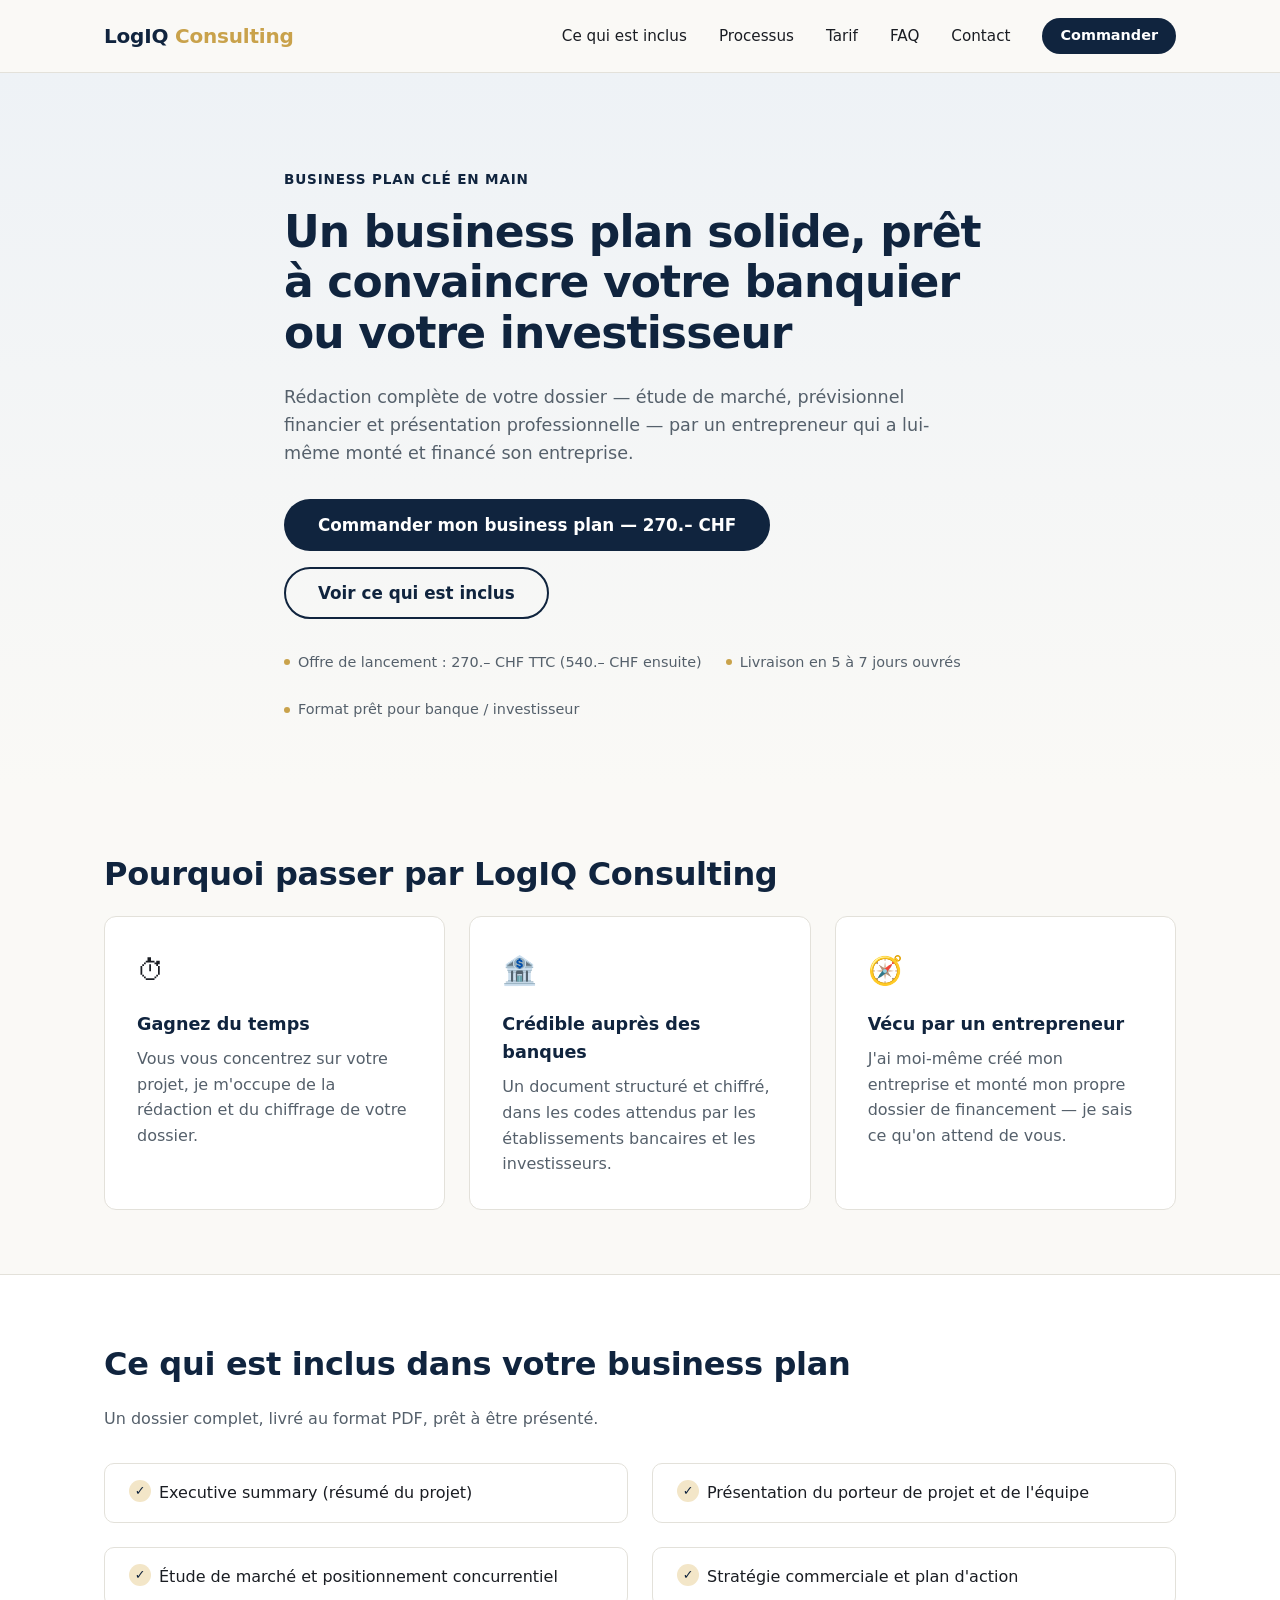
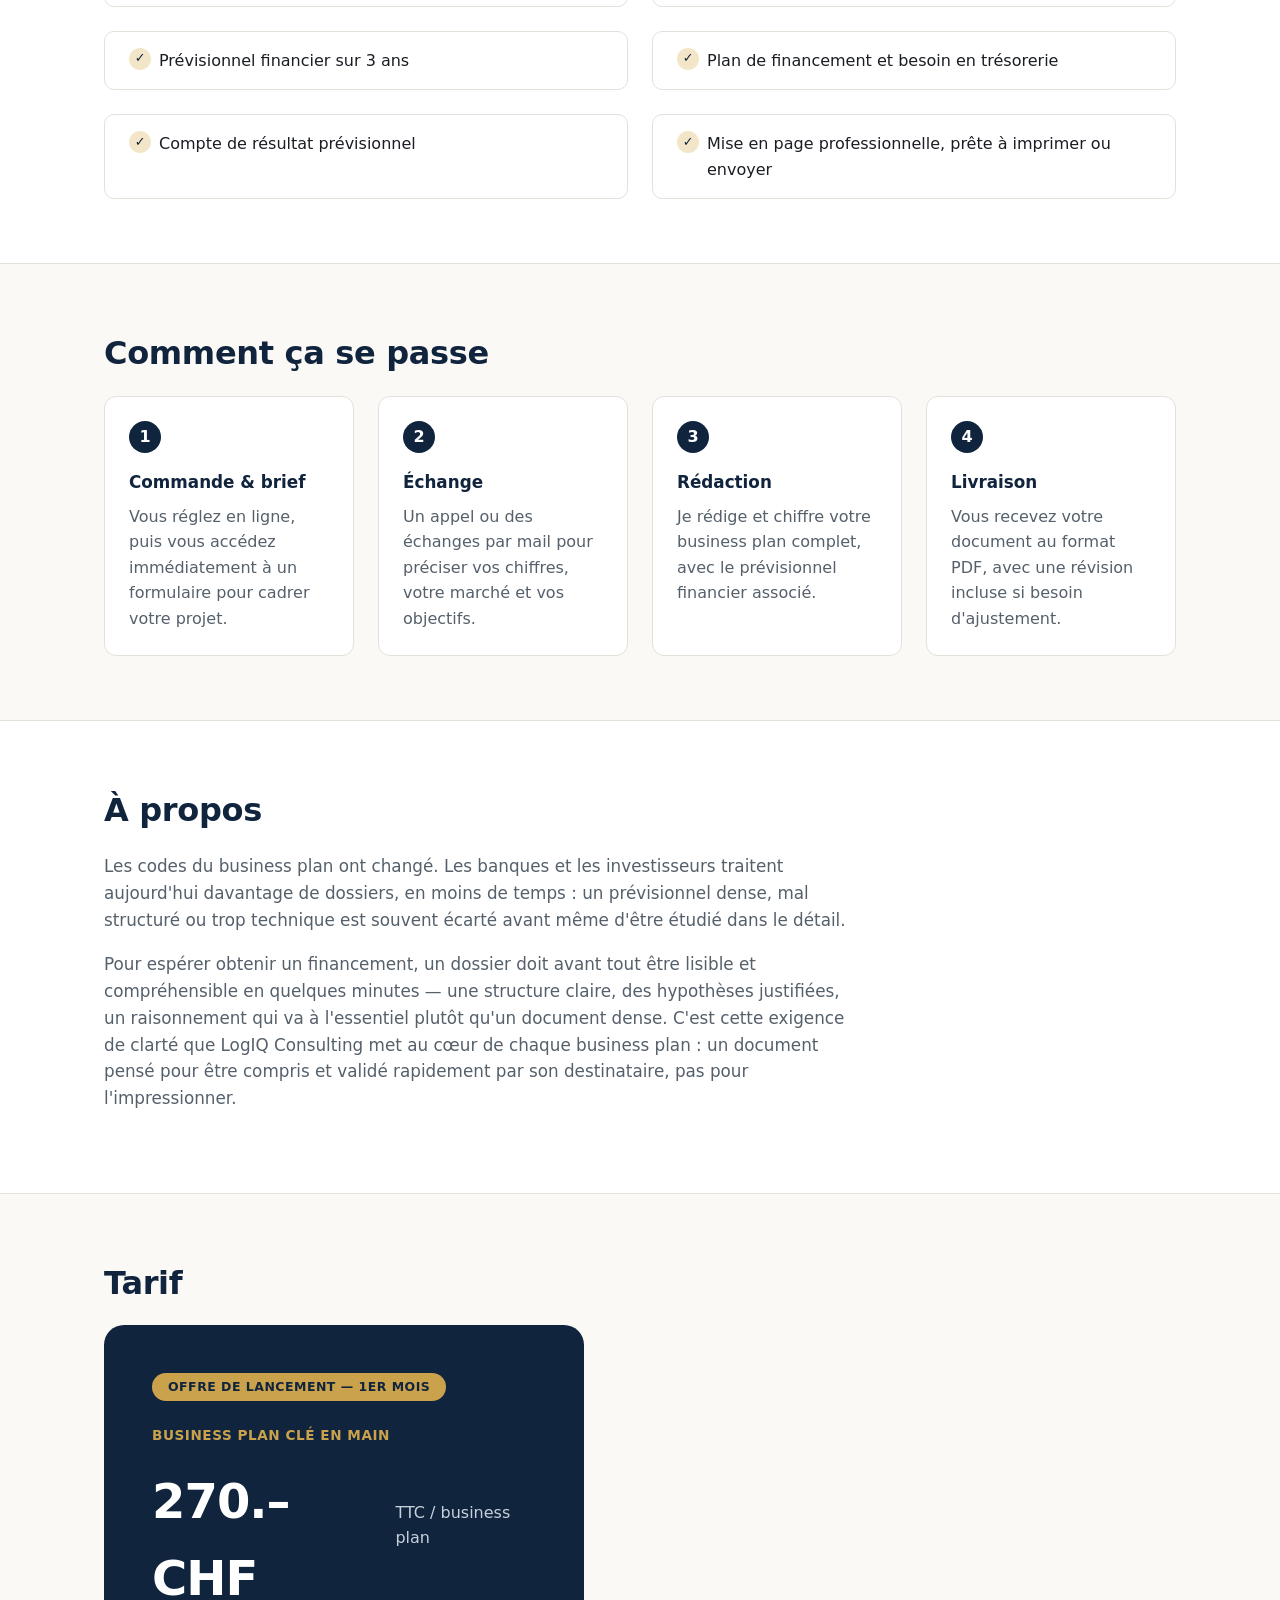
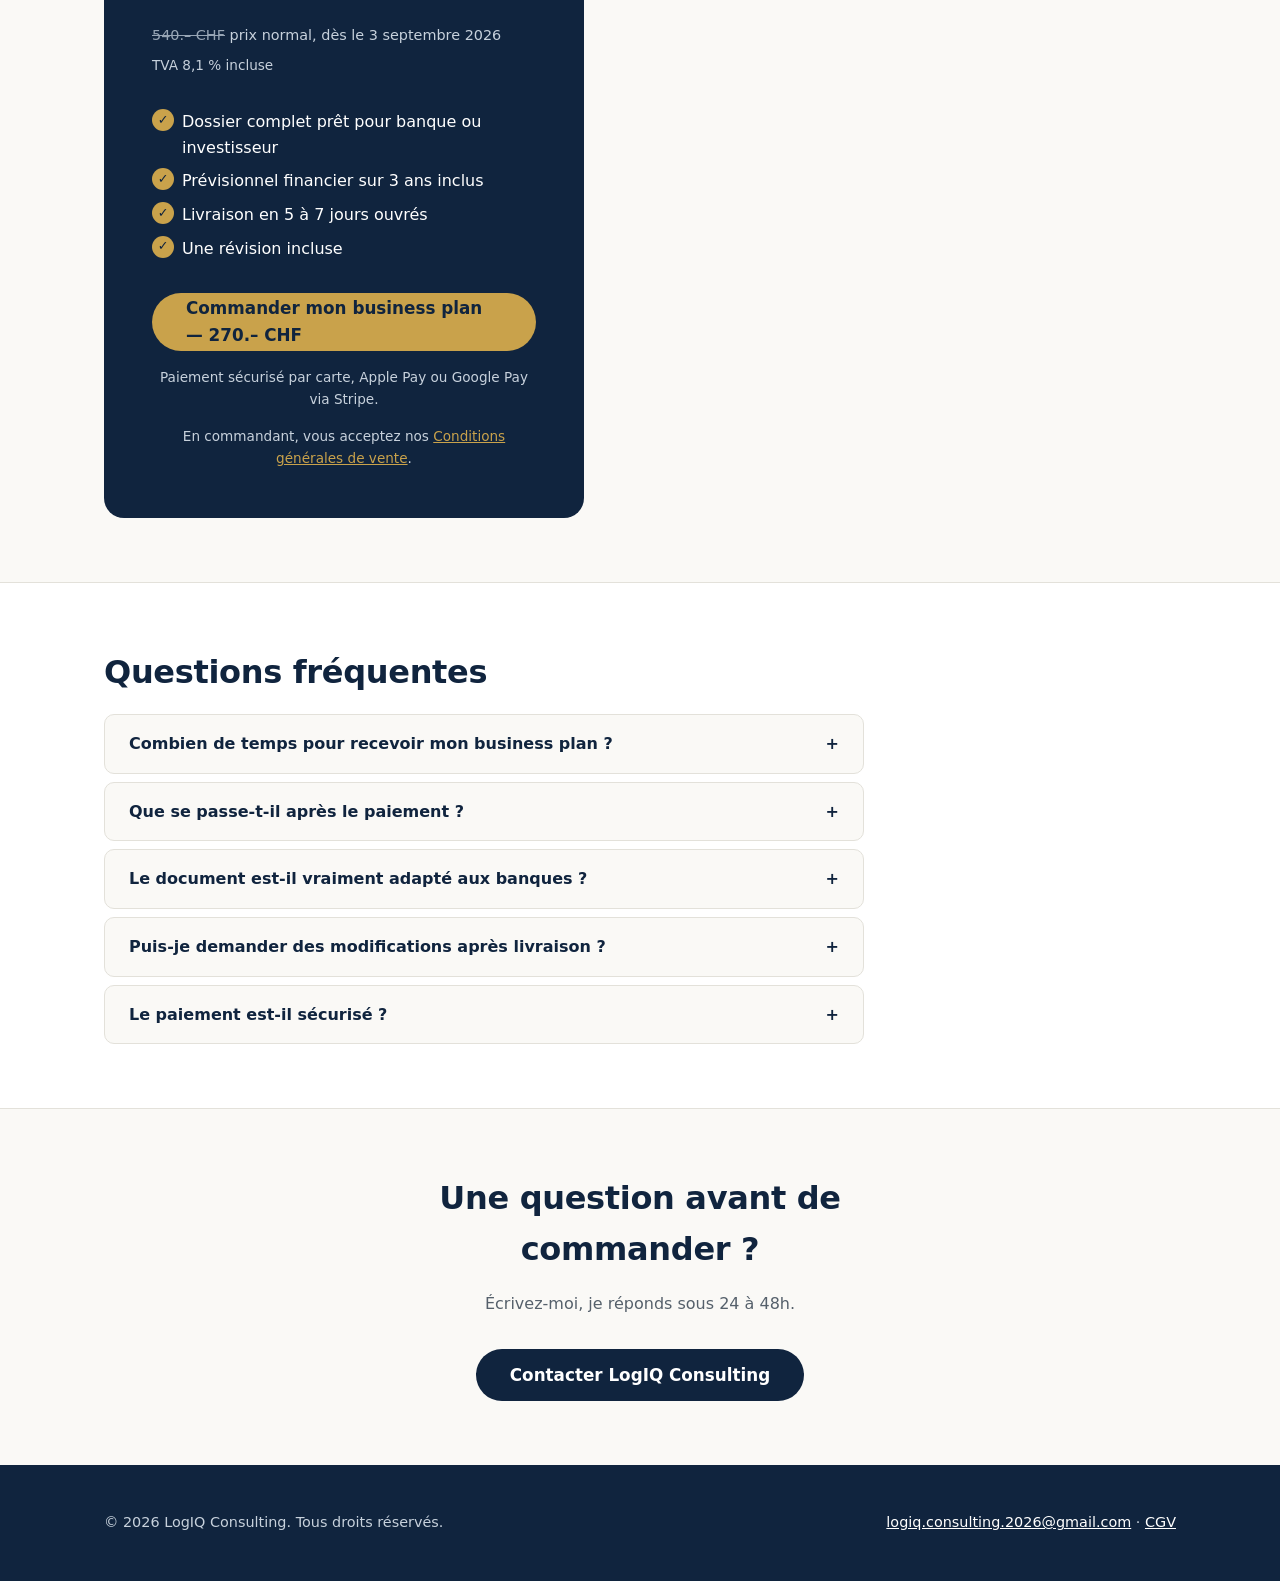
<file: index.html>
<!doctype html>
<html lang="fr">
<head>
  <meta charset="UTF-8" />
  <meta name="viewport" content="width=device-width, initial-scale=1.0" />
  <title>LogIQ Consulting — Business plan clé en main pour banque ou investisseur</title>
  <meta name="description" content="Business plan professionnel clé en main pour votre dossier bancaire ou levée de fonds. Rédigé par un entrepreneur expérimenté. Offre de lancement à 270.– CHF TTC, livré en 5 à 7 jours." />
  <link rel="icon" href="data:,">
  <link rel="stylesheet" href="styles.css" />
</head>
<body>
  <a class="skip-link" href="#main">Aller au contenu</a>

  <header class="site-header">
    <div class="container header-inner">
      <a href="#top" class="logo">LogIQ <span>Consulting</span></a>

      <button class="nav-toggle" id="navToggle" aria-expanded="false" aria-controls="primaryNav">
        <span class="sr-only">Ouvrir le menu</span>
        <span class="nav-toggle-bar" aria-hidden="true"></span>
      </button>

      <nav class="primary-nav" id="primaryNav">
        <a href="#inclus">Ce qui est inclus</a>
        <a href="#processus">Processus</a>
        <a href="#tarif">Tarif</a>
        <a href="#faq">FAQ</a>
        <a href="#contact">Contact</a>
        <a href="#tarif" class="btn btn-primary btn-small">Commander</a>
      </nav>
    </div>
  </header>

  <main id="main">
    <!-- Hero -->
    <section class="hero" id="top">
      <div class="container hero-inner">
        <p class="eyebrow">Business plan clé en main</p>
        <h1>Un business plan solide, prêt à convaincre votre banquier ou votre investisseur</h1>
        <p class="hero-sub">
          Rédaction complète de votre dossier — étude de marché, prévisionnel financier et présentation
          professionnelle — par un entrepreneur qui a lui-même monté et financé son entreprise.
        </p>
        <div class="hero-actions">
          <a href="#tarif" class="btn btn-primary btn-large">Commander mon business plan — 270.– CHF</a>
          <a href="#inclus" class="btn btn-ghost btn-large">Voir ce qui est inclus</a>
        </div>
        <ul class="hero-trust" role="list">
          <li>Offre de lancement : 270.– CHF TTC (540.– CHF ensuite)</li>
          <li>Livraison en 5 à 7 jours ouvrés</li>
          <li>Format prêt pour banque / investisseur</li>
        </ul>
      </div>
    </section>

    <!-- Value props -->
    <section class="section" aria-labelledby="valeurs-title">
      <div class="container">
        <h2 id="valeurs-title" class="section-title">Pourquoi passer par LogIQ Consulting</h2>
        <div class="grid grid-3">
          <div class="card">
            <div class="card-icon" aria-hidden="true">⏱</div>
            <h3>Gagnez du temps</h3>
            <p>Vous vous concentrez sur votre projet, je m'occupe de la rédaction et du chiffrage de votre dossier.</p>
          </div>
          <div class="card">
            <div class="card-icon" aria-hidden="true">🏦</div>
            <h3>Crédible auprès des banques</h3>
            <p>Un document structuré et chiffré, dans les codes attendus par les établissements bancaires et les investisseurs.</p>
          </div>
          <div class="card">
            <div class="card-icon" aria-hidden="true">🧭</div>
            <h3>Vécu par un entrepreneur</h3>
            <p>J'ai moi-même créé mon entreprise et monté mon propre dossier de financement — je sais ce qu'on attend de vous.</p>
          </div>
        </div>
      </div>
    </section>

    <!-- What's included -->
    <section class="section section-alt" id="inclus" aria-labelledby="inclus-title">
      <div class="container">
        <h2 id="inclus-title" class="section-title">Ce qui est inclus dans votre business plan</h2>
        <p class="section-lead">Un dossier complet, livré au format PDF, prêt à être présenté.</p>
        <ul class="checklist grid grid-2" role="list">
          <li><span class="check" aria-hidden="true">✓</span> Executive summary (résumé du projet)</li>
          <li><span class="check" aria-hidden="true">✓</span> Présentation du porteur de projet et de l'équipe</li>
          <li><span class="check" aria-hidden="true">✓</span> Étude de marché et positionnement concurrentiel</li>
          <li><span class="check" aria-hidden="true">✓</span> Stratégie commerciale et plan d'action</li>
          <li><span class="check" aria-hidden="true">✓</span> Prévisionnel financier sur 3 ans</li>
          <li><span class="check" aria-hidden="true">✓</span> Plan de financement et besoin en trésorerie</li>
          <li><span class="check" aria-hidden="true">✓</span> Compte de résultat prévisionnel</li>
          <li><span class="check" aria-hidden="true">✓</span> Mise en page professionnelle, prête à imprimer ou envoyer</li>
        </ul>
      </div>
    </section>

    <!-- Process -->
    <section class="section" id="processus" aria-labelledby="processus-title">
      <div class="container">
        <h2 id="processus-title" class="section-title">Comment ça se passe</h2>
        <ol class="steps grid grid-4">
          <li class="step">
            <span class="step-number" aria-hidden="true">1</span>
            <h3>Commande &amp; brief</h3>
            <p>Vous réglez en ligne, puis vous accédez immédiatement à un formulaire pour cadrer votre projet.</p>
          </li>
          <li class="step">
            <span class="step-number" aria-hidden="true">2</span>
            <h3>Échange</h3>
            <p>Un appel ou des échanges par mail pour préciser vos chiffres, votre marché et vos objectifs.</p>
          </li>
          <li class="step">
            <span class="step-number" aria-hidden="true">3</span>
            <h3>Rédaction</h3>
            <p>Je rédige et chiffre votre business plan complet, avec le prévisionnel financier associé.</p>
          </li>
          <li class="step">
            <span class="step-number" aria-hidden="true">4</span>
            <h3>Livraison</h3>
            <p>Vous recevez votre document au format PDF, avec une révision incluse si besoin d'ajustement.</p>
          </li>
        </ol>
      </div>
    </section>

    <!-- About -->
    <section class="section section-alt" aria-labelledby="apropos-title">
      <div class="container about-inner">
        <div>
          <h2 id="apropos-title" class="section-title">À propos</h2>
          <p>
            Les codes du business plan ont changé. Les banques et les investisseurs traitent aujourd'hui
            davantage de dossiers, en moins de temps : un prévisionnel dense, mal structuré ou trop technique
            est souvent écarté avant même d'être étudié dans le détail.
          </p>
          <p>
            Pour espérer obtenir un financement, un dossier doit avant tout être lisible et compréhensible en
            quelques minutes — une structure claire, des hypothèses justifiées, un raisonnement qui va à
            l'essentiel plutôt qu'un document dense. C'est cette exigence de clarté que LogIQ Consulting met
            au cœur de chaque business plan : un document pensé pour être compris et validé rapidement par
            son destinataire, pas pour l'impressionner.
          </p>
        </div>
      </div>
    </section>

    <!-- Pricing -->
    <section class="section" id="tarif" aria-labelledby="tarif-title">
      <div class="container">
        <h2 id="tarif-title" class="section-title">Tarif</h2>
        <div class="pricing-card">
          <span class="pricing-badge">Offre de lancement — 1er mois</span>
          <p class="pricing-label">Business plan clé en main</p>
          <p class="price"><span class="price-amount">270.– CHF</span><span class="price-unit">TTC / business plan</span></p>
          <!-- Ajuste cette date si ton lancement ne commence pas aujourd'hui : 1 mois après le début de l'offre. -->
          <p class="price-was"><span class="price-was-amount">540.– CHF</span> prix normal, dès le 3 septembre 2026</p>
          <p class="pricing-vat">TVA 8,1 % incluse</p>
          <ul class="pricing-features" role="list">
            <li><span class="check" aria-hidden="true">✓</span> Dossier complet prêt pour banque ou investisseur</li>
            <li><span class="check" aria-hidden="true">✓</span> Prévisionnel financier sur 3 ans inclus</li>
            <li><span class="check" aria-hidden="true">✓</span> Livraison en 5 à 7 jours ouvrés</li>
            <li><span class="check" aria-hidden="true">✓</span> Une révision incluse</li>
          </ul>

          <!--
            Lien Stripe (offre de lancement, 270.– CHF TTC). À remplacer par le Payment Link à 540.– CHF
            après le 3 septembre 2026 (voir README.md).
          -->
          <a
            href="https://buy.stripe.com/3cI28t3JraVl23r8552Ry01"
            class="btn btn-primary btn-large btn-full"
          >
            Commander mon business plan — 270.– CHF
          </a>
          <p class="pricing-note">Paiement sécurisé par carte, Apple Pay ou Google Pay via Stripe.</p>
          <p class="pricing-note">En commandant, vous acceptez nos <a href="cgv.html">Conditions générales de vente</a>.</p>
        </div>
      </div>
    </section>

    <!-- FAQ -->
    <section class="section section-alt" id="faq" aria-labelledby="faq-title">
      <div class="container">
        <h2 id="faq-title" class="section-title">Questions fréquentes</h2>
        <div class="faq-list">
          <details class="faq-item">
            <summary>Combien de temps pour recevoir mon business plan ?</summary>
            <p>Comptez entre 5 et 7 jours ouvrés après notre échange initial, en fonction de la complexité du projet.</p>
          </details>
          <details class="faq-item">
            <summary>Que se passe-t-il après le paiement ?</summary>
            <p>Vous êtes redirigé vers un formulaire de brief à remplir immédiatement (environ 10 minutes), puis nous convenons si besoin d'un échange pour affiner les détails.</p>
          </details>
          <details class="faq-item">
            <summary>Le document est-il vraiment adapté aux banques ?</summary>
            <p>Oui, le format et la structure suivent les attentes classiques des établissements bancaires et des investisseurs : executive summary, étude de marché, prévisionnel financier détaillé et plan de financement.</p>
          </details>
          <details class="faq-item">
            <summary>Puis-je demander des modifications après livraison ?</summary>
            <p>Une révision est incluse dans le tarif pour ajuster le document après la première livraison.</p>
          </details>
          <details class="faq-item">
            <summary>Le paiement est-il sécurisé ?</summary>
            <p>Oui, le paiement est traité directement par Stripe, un prestataire de paiement sécurisé. Aucune donnée bancaire ne transite par ce site.</p>
          </details>
        </div>
      </div>
    </section>

    <!-- Contact -->
    <section class="section" id="contact" aria-labelledby="contact-title">
      <div class="container contact-inner">
        <h2 id="contact-title" class="section-title">Une question avant de commander ?</h2>
        <p class="section-lead">Écrivez-moi, je réponds sous 24 à 48h.</p>
        <a class="btn btn-primary btn-large" href="mailto:logiq.consulting.2026@gmail.com?subject=Question%20business%20plan">
          Contacter LogIQ Consulting
        </a>
      </div>
    </section>
  </main>

  <footer class="site-footer">
    <div class="container footer-inner">
      <p>© <span id="year"></span> LogIQ Consulting. Tous droits réservés.</p>
      <p><a href="mailto:logiq.consulting.2026@gmail.com">logiq.consulting.2026@gmail.com</a> · <a href="cgv.html">CGV</a></p>
    </div>
  </footer>

  <script src="script.js"></script>
</body>
</html>
</file>
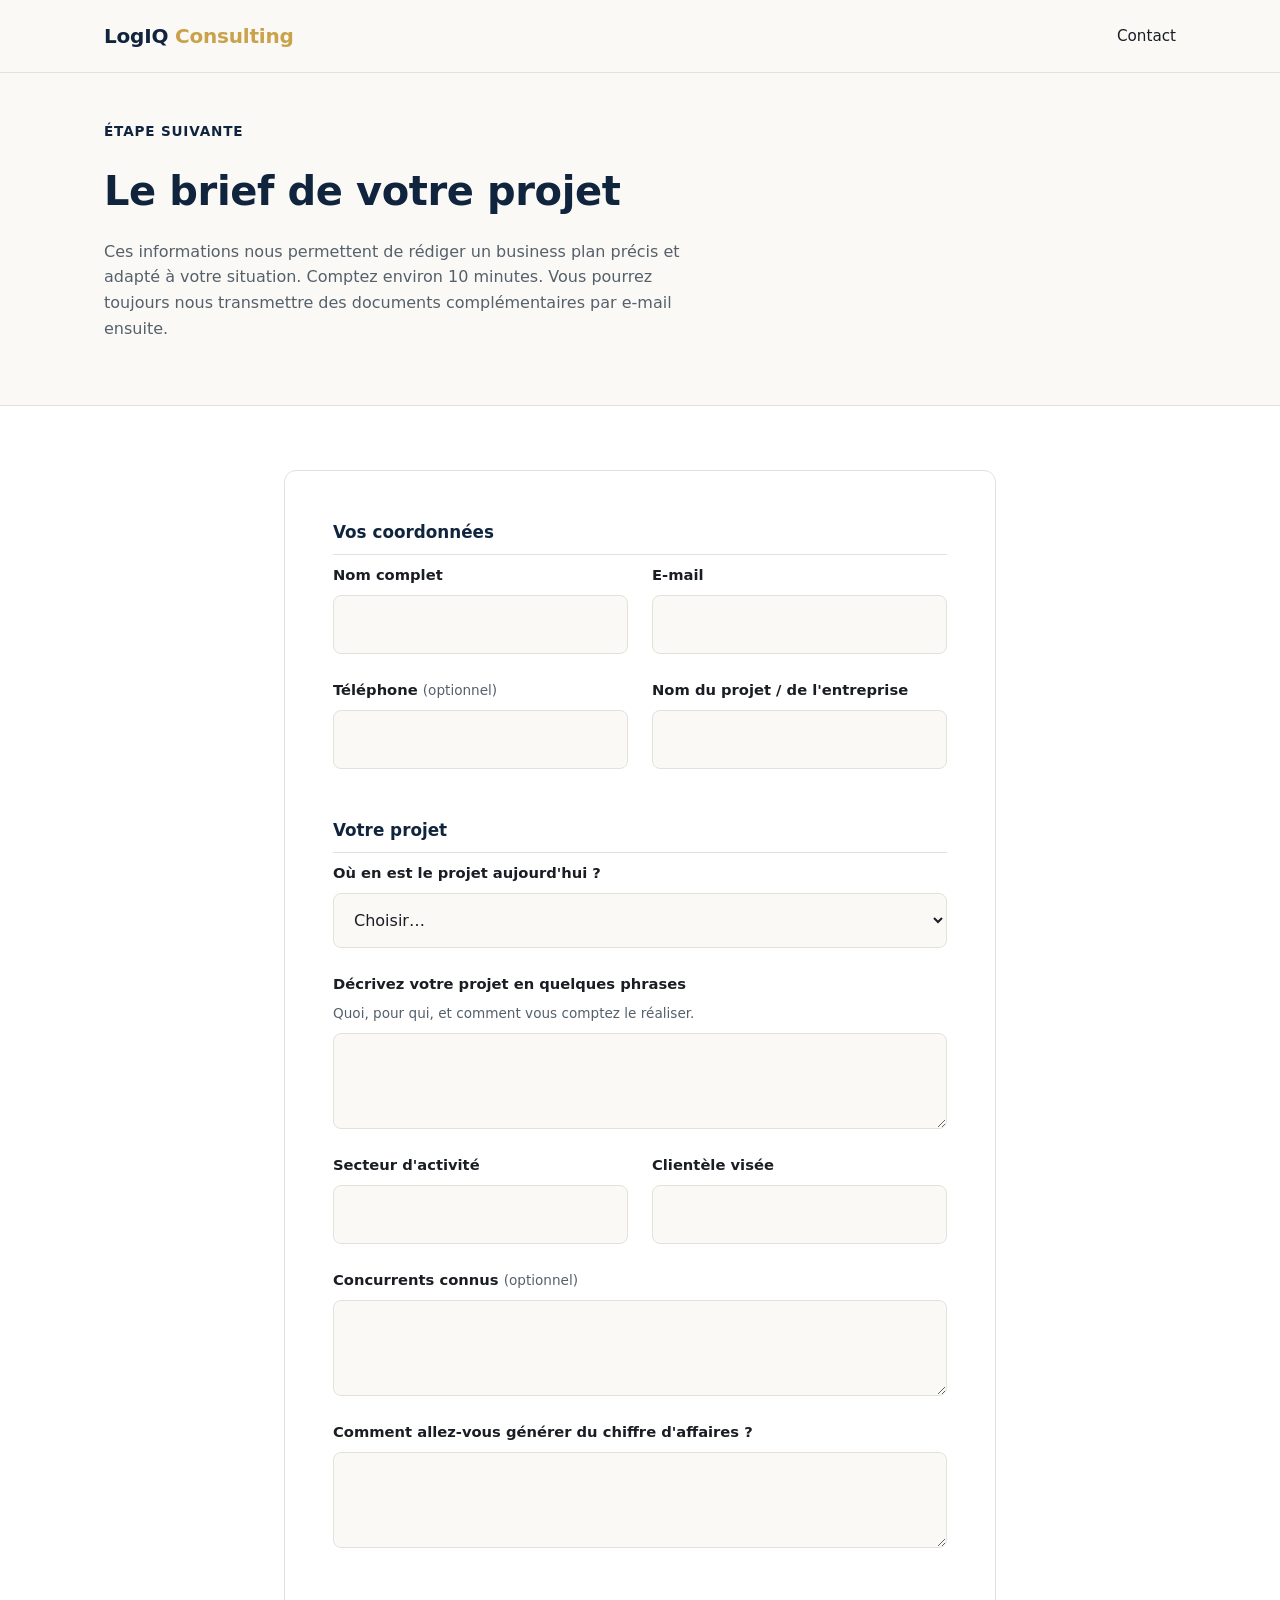
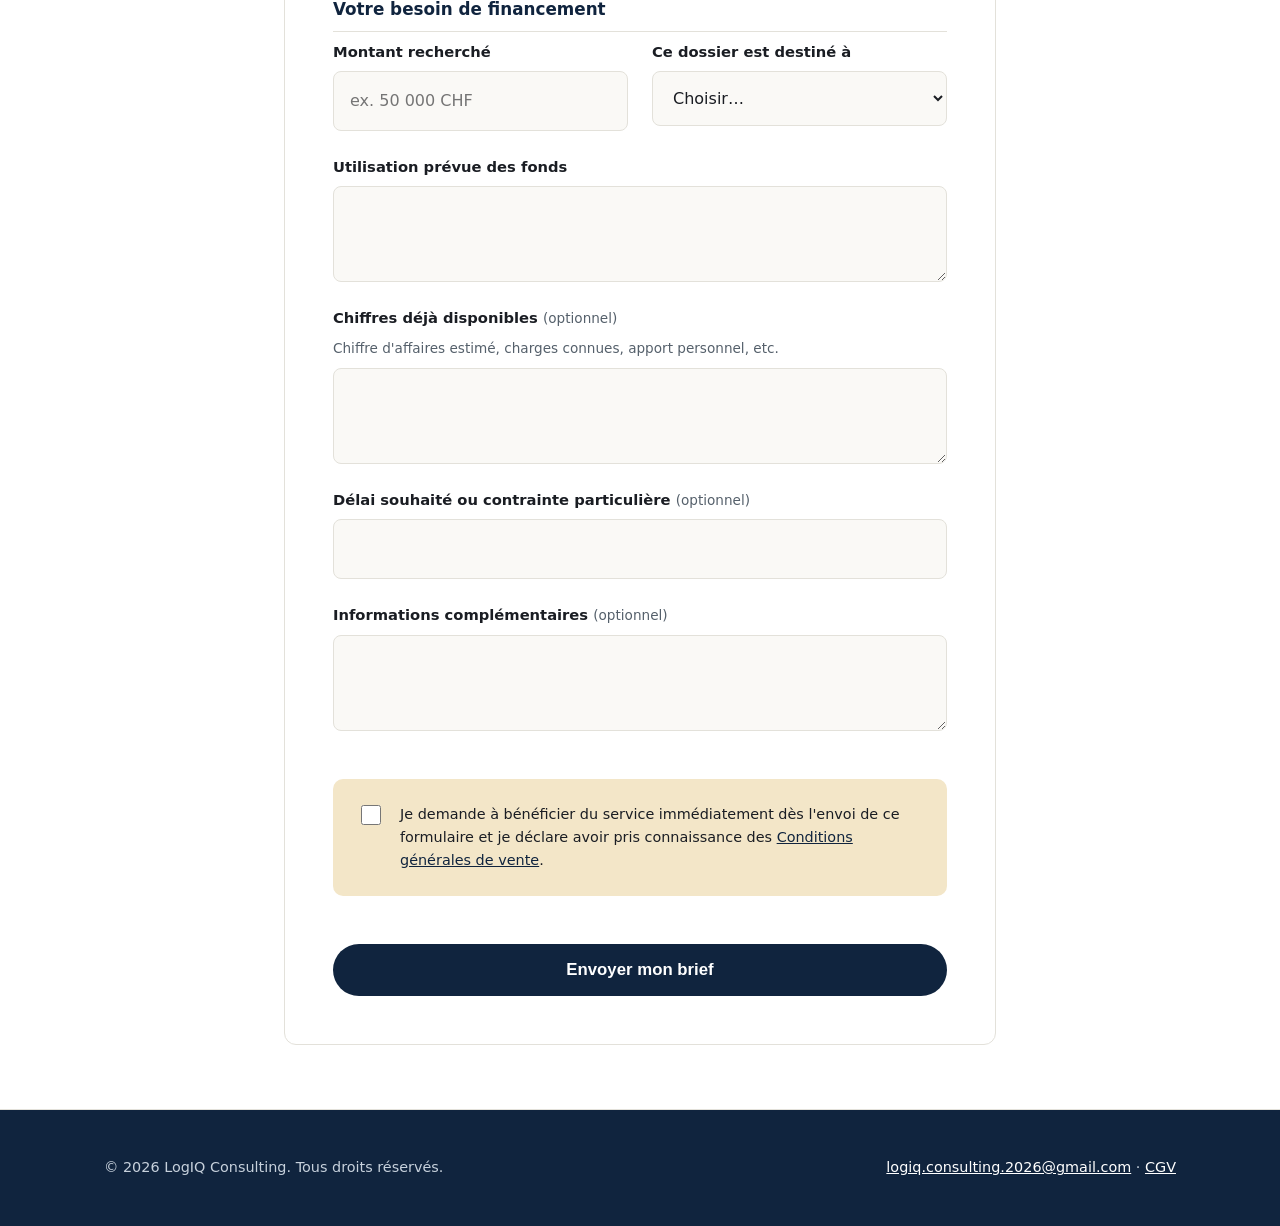
<file: brief.html>
<!doctype html>
<html lang="fr">
<head>
  <meta charset="UTF-8" />
  <meta name="viewport" content="width=device-width, initial-scale=1.0" />
  <title>Brief de votre projet — LogIQ Consulting</title>
  <meta name="robots" content="noindex" />
  <link rel="icon" href="data:,">
  <link rel="stylesheet" href="styles.css" />
</head>
<body>
  <a class="skip-link" href="#main">Aller au contenu</a>

  <header class="site-header">
    <div class="container header-inner">
      <a href="index.html" class="logo">LogIQ <span>Consulting</span></a>
      <nav class="primary-nav" id="primaryNav">
        <a href="index.html#contact">Contact</a>
      </nav>
    </div>
  </header>

  <main id="main">
    <section class="section legal-hero">
      <div class="container">
        <p class="eyebrow">Étape suivante</p>
        <h1 class="legal-title">Le brief de votre projet</h1>
        <p class="section-lead">
          Ces informations nous permettent de rédiger un business plan précis et adapté à votre situation.
          Comptez environ 10 minutes. Vous pourrez toujours nous transmettre des documents complémentaires
          par e-mail ensuite.
        </p>
      </div>
    </section>

    <section class="section section-alt">
      <div class="container form-shell">

        <div id="formStatus" class="form-status" role="status" aria-live="polite"></div>

        <form id="briefForm" class="form-card" action="https://api.web3forms.com/submit" method="POST">
          <!--
            REMPLACER CETTE CLÉ :
            Crée un compte gratuit sur https://web3forms.com avec logiq.consulting.2026@gmail.com,
            récupère ta clé d'accès, et colle-la ici à la place de "REMPLACER_PAR_TA_CLE_WEB3FORMS".
          -->
          <input type="hidden" name="access_key" value="REMPLACER_PAR_TA_CLE_WEB3FORMS" />
          <input type="hidden" name="subject" value="Nouveau brief business plan — LogIQ Consulting" />
          <input type="hidden" name="from_name" value="Site LogIQ Consulting" />
          <input type="text" name="botcheck" style="display:none" tabindex="-1" autocomplete="off" />

          <fieldset class="form-fieldset">
            <legend class="form-legend">Vos coordonnées</legend>
            <div class="form-row">
              <div class="form-group">
                <label class="form-label" for="fullname">Nom complet</label>
                <input class="form-input" type="text" id="fullname" name="Nom complet" required autocomplete="name" />
              </div>
              <div class="form-group">
                <label class="form-label" for="email">E-mail</label>
                <input class="form-input" type="email" id="email" name="E-mail" required autocomplete="email" />
              </div>
            </div>
            <div class="form-row">
              <div class="form-group">
                <label class="form-label" for="phone">Téléphone <span class="optional">(optionnel)</span></label>
                <input class="form-input" type="tel" id="phone" name="Téléphone" autocomplete="tel" />
              </div>
              <div class="form-group">
                <label class="form-label" for="projectname">Nom du projet / de l'entreprise</label>
                <input class="form-input" type="text" id="projectname" name="Nom du projet" required />
              </div>
            </div>
          </fieldset>

          <fieldset class="form-fieldset">
            <legend class="form-legend">Votre projet</legend>
            <div class="form-group">
              <label class="form-label" for="stage">Où en est le projet aujourd'hui ?</label>
              <select class="form-select" id="stage" name="Stade du projet" required>
                <option value="">Choisir…</option>
                <option value="Idée">Encore au stade d'idée</option>
                <option value="En préparation">En préparation, pas encore lancé</option>
                <option value="Déjà lancé">Déjà lancé, en recherche de financement pour se développer</option>
              </select>
            </div>
            <div class="form-group">
              <label class="form-label" for="description">Décrivez votre projet en quelques phrases</label>
              <p class="form-hint">Quoi, pour qui, et comment vous comptez le réaliser.</p>
              <textarea class="form-textarea" id="description" name="Description du projet" required></textarea>
            </div>
            <div class="form-row">
              <div class="form-group">
                <label class="form-label" for="sector">Secteur d'activité</label>
                <input class="form-input" type="text" id="sector" name="Secteur d'activité" required />
              </div>
              <div class="form-group">
                <label class="form-label" for="target">Clientèle visée</label>
                <input class="form-input" type="text" id="target" name="Clientèle visée" required />
              </div>
            </div>
            <div class="form-group">
              <label class="form-label" for="competitors">Concurrents connus <span class="optional">(optionnel)</span></label>
              <textarea class="form-textarea" id="competitors" name="Concurrents connus"></textarea>
            </div>
            <div class="form-group">
              <label class="form-label" for="businessmodel">Comment allez-vous générer du chiffre d'affaires ?</label>
              <textarea class="form-textarea" id="businessmodel" name="Modèle économique" required></textarea>
            </div>
          </fieldset>

          <fieldset class="form-fieldset">
            <legend class="form-legend">Votre besoin de financement</legend>
            <div class="form-row">
              <div class="form-group">
                <label class="form-label" for="amount">Montant recherché</label>
                <input class="form-input" type="text" id="amount" name="Montant recherché" placeholder="ex. 50 000 CHF" required />
              </div>
              <div class="form-group">
                <label class="form-label" for="recipient">Ce dossier est destiné à</label>
                <select class="form-select" id="recipient" name="Destinataire du dossier" required>
                  <option value="">Choisir…</option>
                  <option value="Banque">Une banque</option>
                  <option value="Investisseur privé">Un investisseur privé</option>
                  <option value="Les deux">Les deux</option>
                  <option value="Autre">Un autre organisme</option>
                </select>
              </div>
            </div>
            <div class="form-group">
              <label class="form-label" for="usage">Utilisation prévue des fonds</label>
              <textarea class="form-textarea" id="usage" name="Utilisation des fonds" required></textarea>
            </div>
            <div class="form-group">
              <label class="form-label" for="figures">Chiffres déjà disponibles <span class="optional">(optionnel)</span></label>
              <p class="form-hint">Chiffre d'affaires estimé, charges connues, apport personnel, etc.</p>
              <textarea class="form-textarea" id="figures" name="Chiffres disponibles"></textarea>
            </div>
            <div class="form-group">
              <label class="form-label" for="deadline">Délai souhaité ou contrainte particulière <span class="optional">(optionnel)</span></label>
              <input class="form-input" type="text" id="deadline" name="Délai souhaité" />
            </div>
            <div class="form-group">
              <label class="form-label" for="more">Informations complémentaires <span class="optional">(optionnel)</span></label>
              <textarea class="form-textarea" id="more" name="Informations complémentaires"></textarea>
            </div>
          </fieldset>

          <div class="form-checkbox-row">
            <input type="checkbox" id="consent" name="Consentement" value="Oui" required />
            <label for="consent">
              Je demande à bénéficier du service immédiatement dès l'envoi de ce formulaire et je déclare
              avoir pris connaissance des <a href="cgv.html">Conditions générales de vente</a>.
            </label>
          </div>

          <button type="submit" class="btn btn-primary btn-large btn-full" id="submitBtn">
            Envoyer mon brief
          </button>
        </form>
      </div>
    </section>
  </main>

  <footer class="site-footer">
    <div class="container footer-inner">
      <p>© <span id="year"></span> LogIQ Consulting. Tous droits réservés.</p>
      <p><a href="mailto:logiq.consulting.2026@gmail.com">logiq.consulting.2026@gmail.com</a> · <a href="cgv.html">CGV</a></p>
    </div>
  </footer>

  <script>
    document.getElementById("year").textContent = new Date().getFullYear();

    const form = document.getElementById("briefForm");
    const status = document.getElementById("formStatus");
    const submitBtn = document.getElementById("submitBtn");

    form.addEventListener("submit", async (event) => {
      event.preventDefault();
      submitBtn.disabled = true;
      submitBtn.textContent = "Envoi en cours…";
      status.className = "form-status";

      try {
        const response = await fetch(form.action, {
          method: "POST",
          headers: { Accept: "application/json" },
          body: new FormData(form),
        });
        const result = await response.json();

        if (result.success) {
          form.hidden = true;
          status.textContent = "Merci ! Votre brief a bien été reçu. Nous revenons vers vous sous 24 à 48h pour la suite.";
          status.classList.add("is-visible", "success");
        } else {
          throw new Error(result.message || "Échec de l'envoi");
        }
      } catch (error) {
        status.textContent = "Une erreur est survenue lors de l'envoi. Merci de réessayer, ou de nous écrire directement à logiq.consulting.2026@gmail.com.";
        status.classList.add("is-visible", "error");
        submitBtn.disabled = false;
        submitBtn.textContent = "Envoyer mon brief";
      }
    });
  </script>
</body>
</html>
</file>
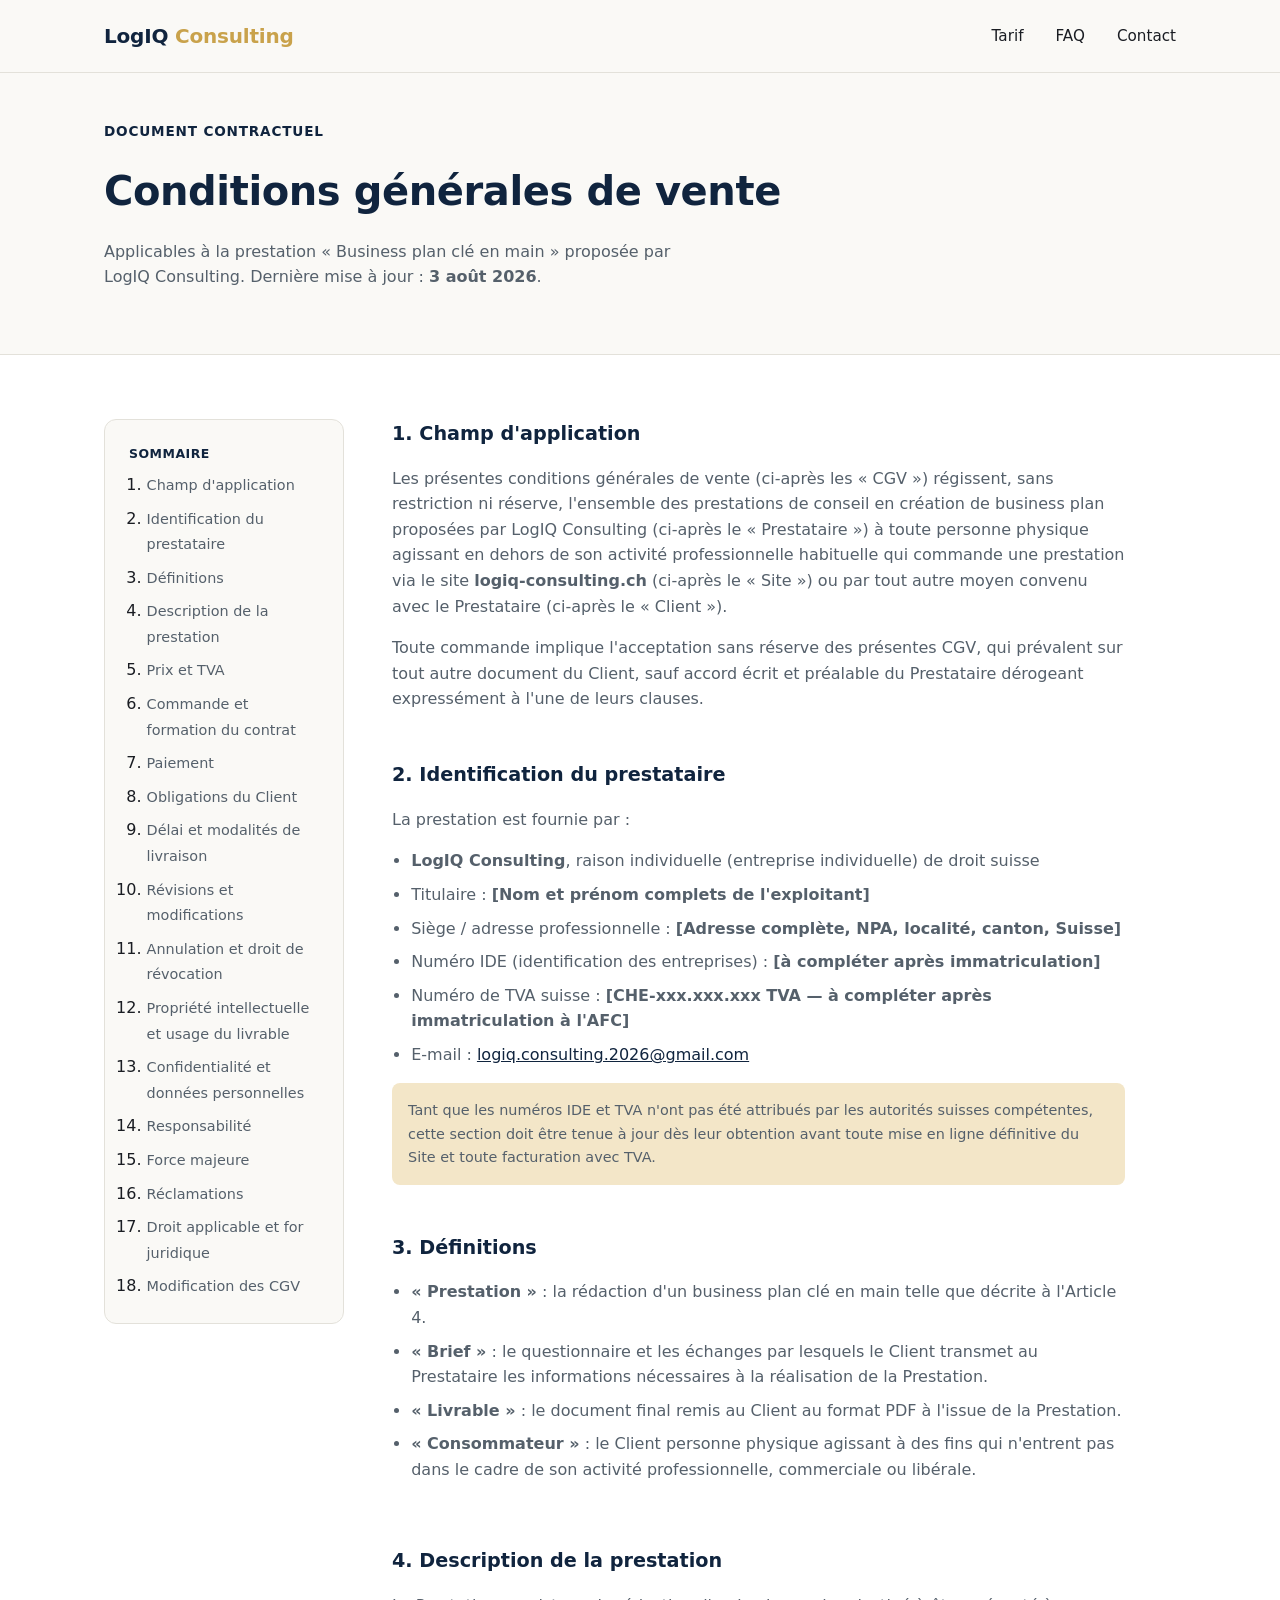
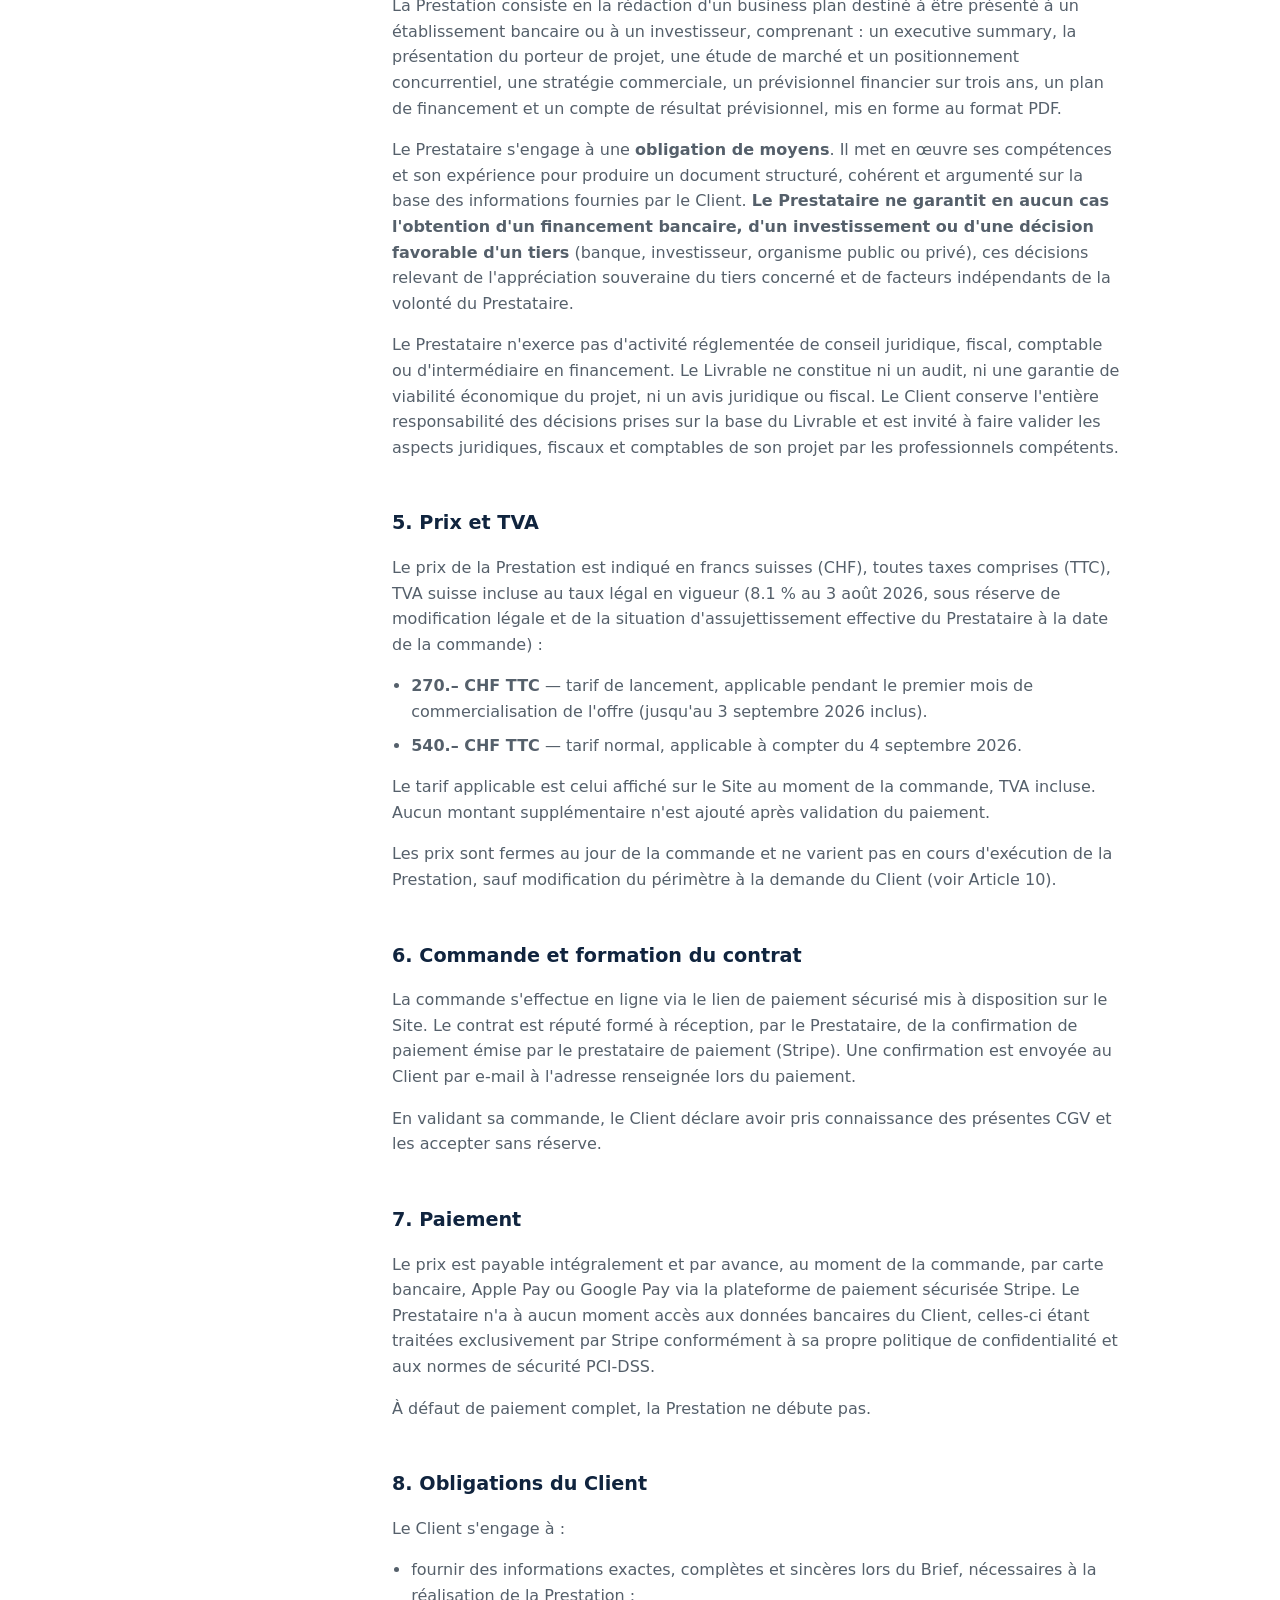
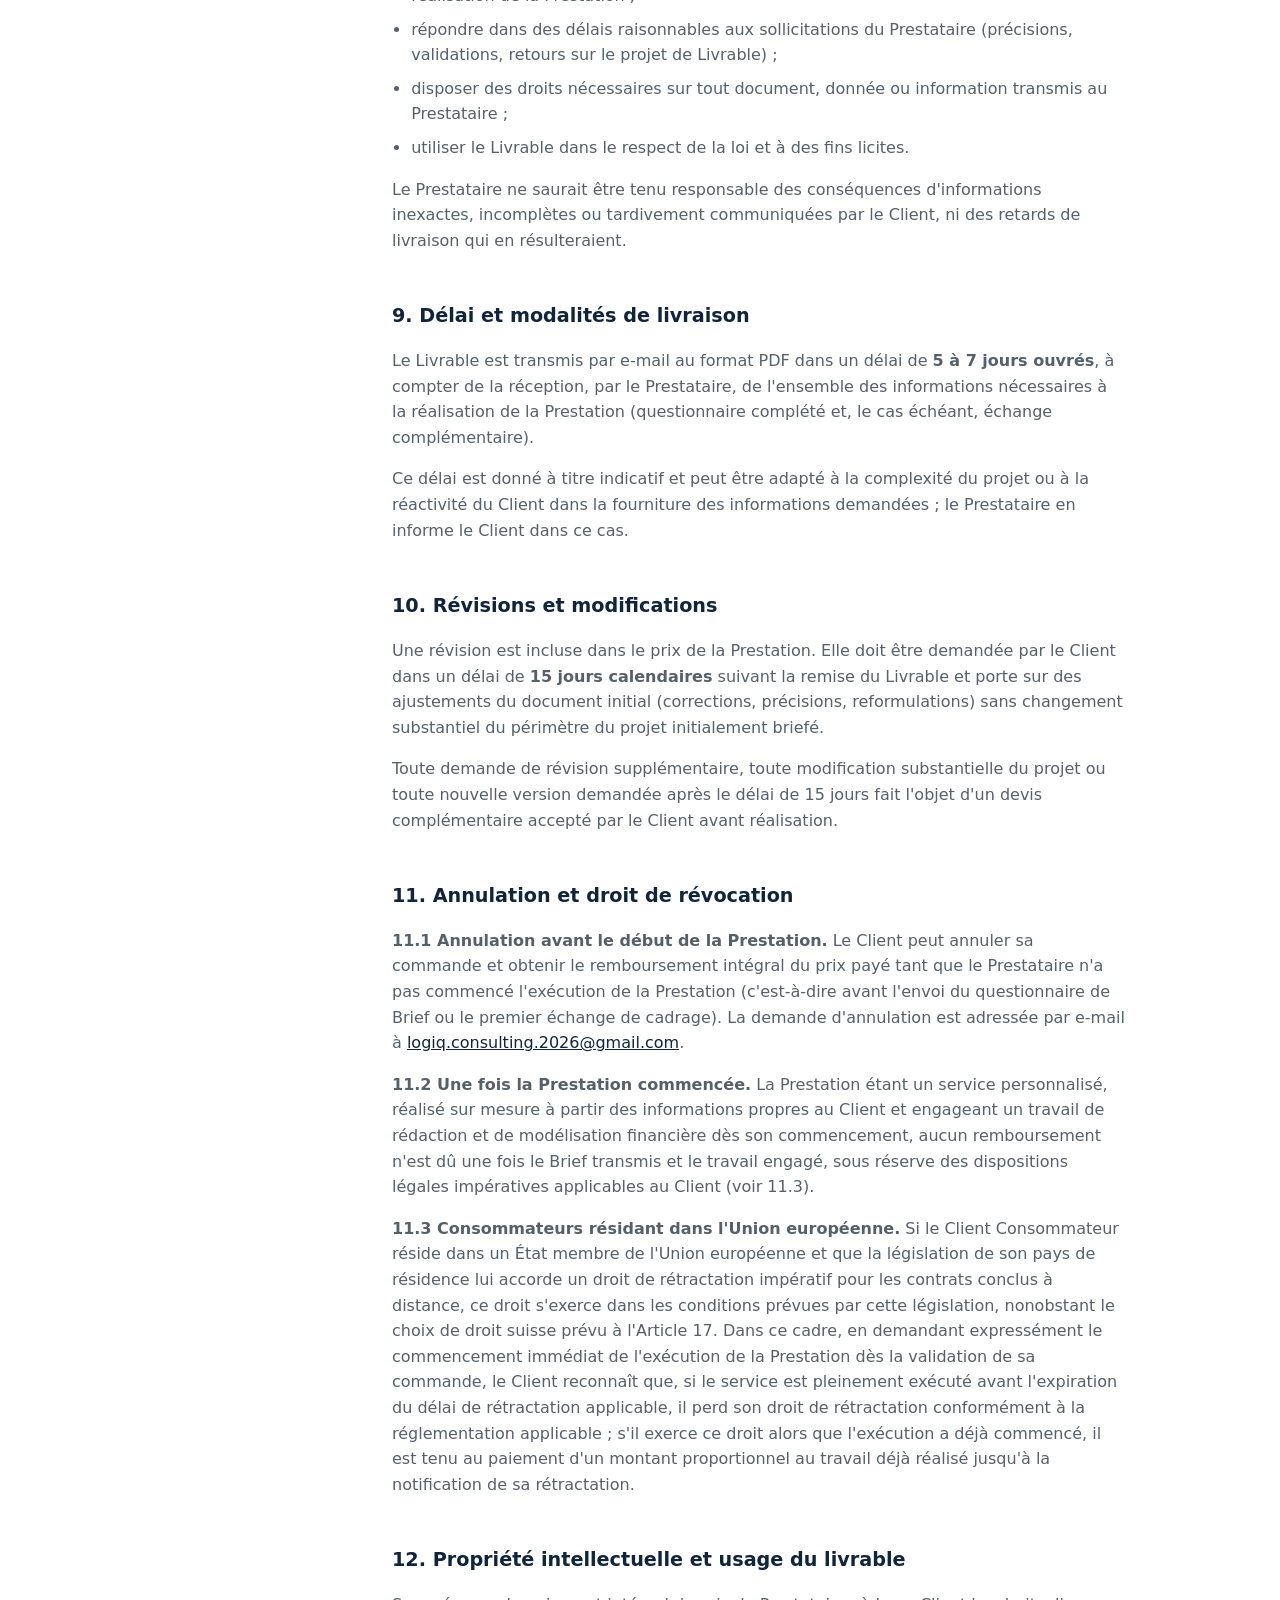
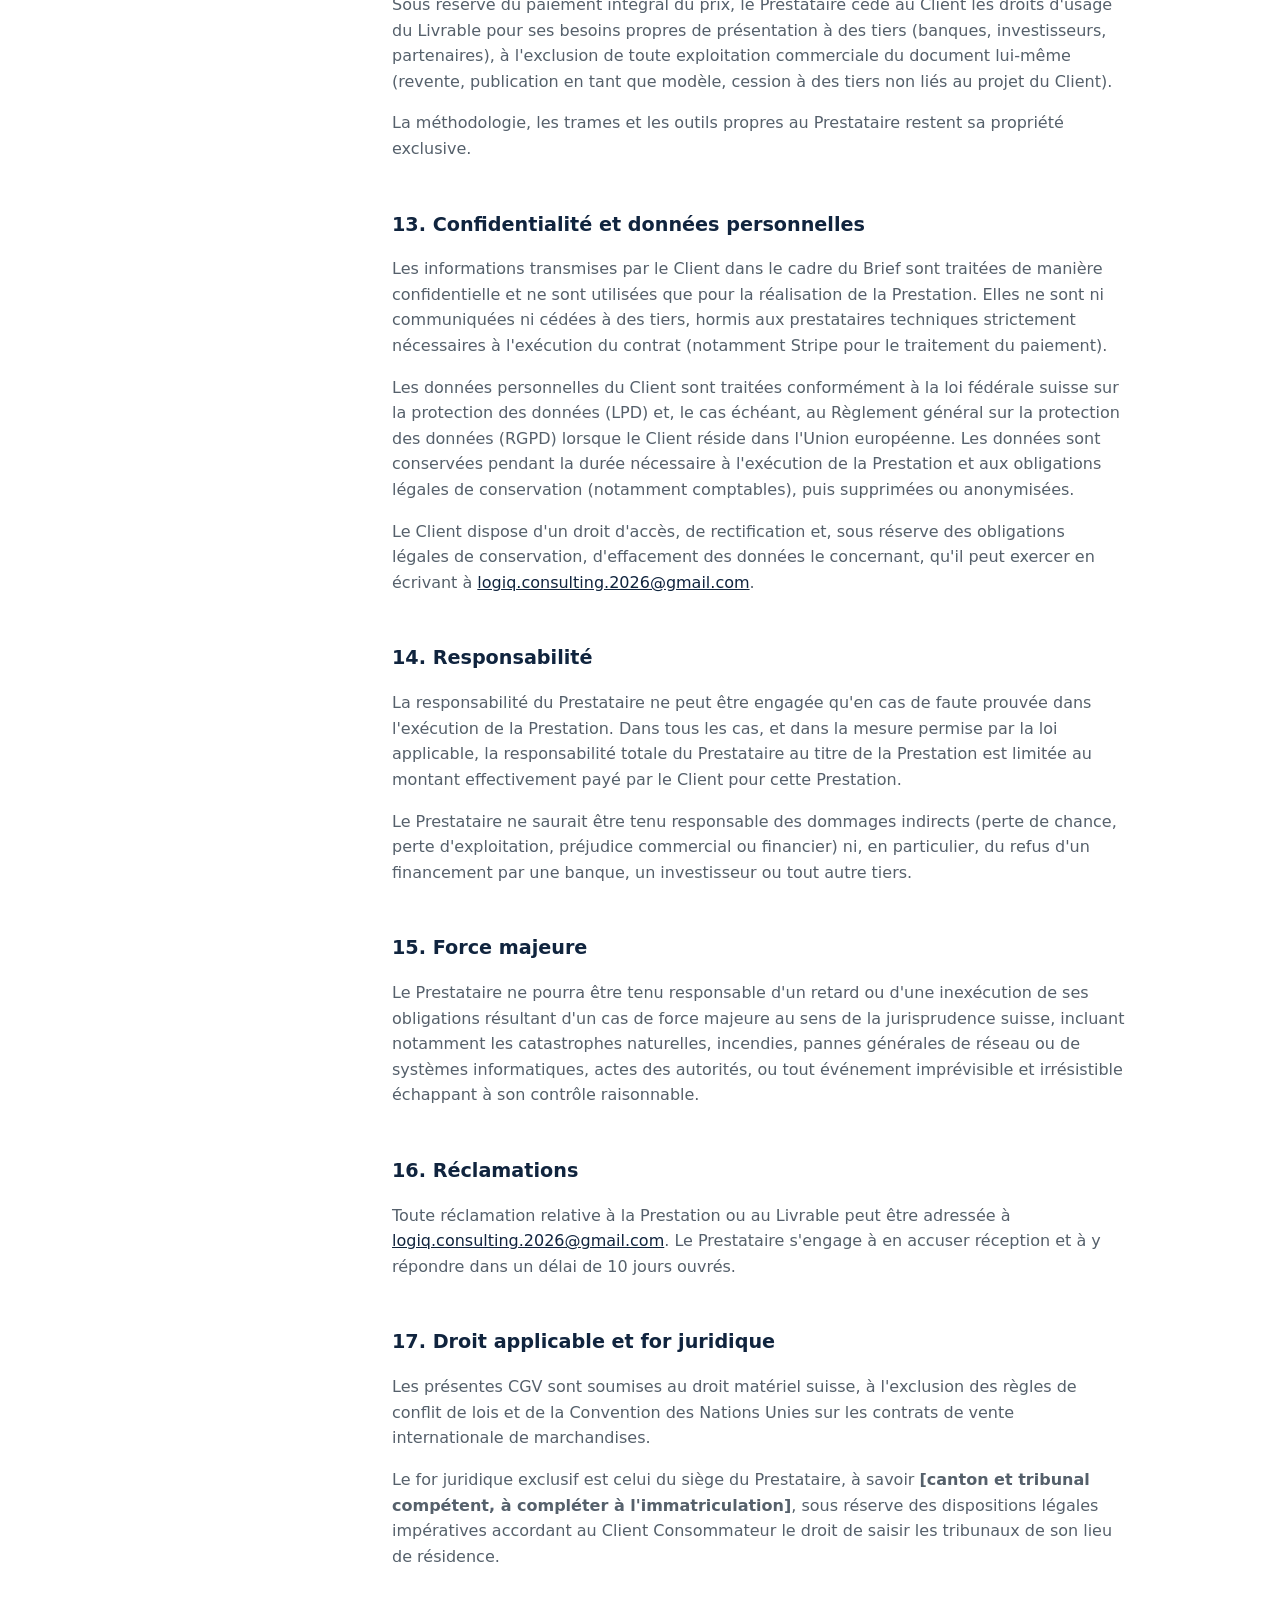
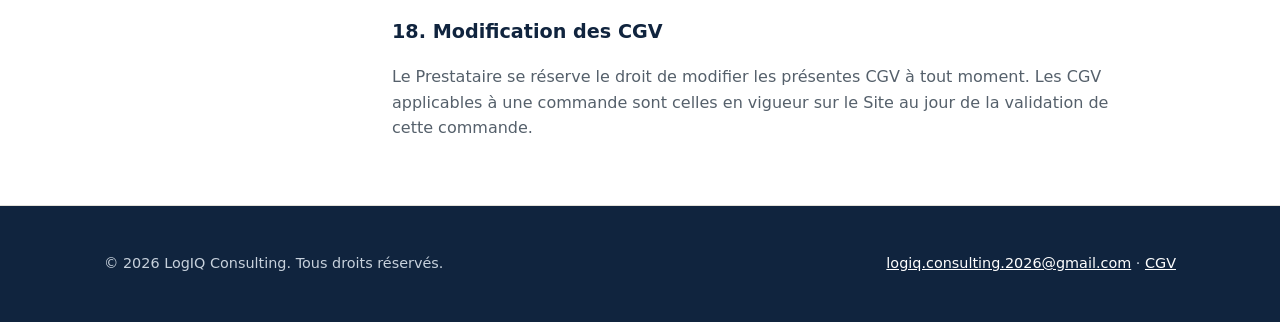
<file: cgv.html>
<!doctype html>
<html lang="fr">
<head>
  <meta charset="UTF-8" />
  <meta name="viewport" content="width=device-width, initial-scale=1.0" />
  <title>Conditions générales de vente — LogIQ Consulting</title>
  <meta name="robots" content="noindex" />
  <link rel="icon" href="data:,">
  <link rel="stylesheet" href="styles.css" />
</head>
<body>
  <a class="skip-link" href="#main">Aller au contenu</a>

  <header class="site-header">
    <div class="container header-inner">
      <a href="index.html" class="logo">LogIQ <span>Consulting</span></a>
      <nav class="primary-nav" id="primaryNav">
        <a href="index.html#tarif">Tarif</a>
        <a href="index.html#faq">FAQ</a>
        <a href="index.html#contact">Contact</a>
      </nav>
    </div>
  </header>

  <main id="main">
    <section class="section legal-hero">
      <div class="container">
        <p class="eyebrow">Document contractuel</p>
        <h1 class="legal-title">Conditions générales de vente</h1>
        <p class="section-lead">
          Applicables à la prestation « Business plan clé en main » proposée par LogIQ Consulting.
          Dernière mise à jour : <strong>3 août 2026</strong>.
        </p>
      </div>
    </section>

    <section class="section section-alt">
      <div class="container legal-container">

        <nav class="legal-toc" aria-label="Sommaire">
          <p class="legal-toc-title">Sommaire</p>
          <ol>
            <li><a href="#art1">Champ d'application</a></li>
            <li><a href="#art2">Identification du prestataire</a></li>
            <li><a href="#art3">Définitions</a></li>
            <li><a href="#art4">Description de la prestation</a></li>
            <li><a href="#art5">Prix et TVA</a></li>
            <li><a href="#art6">Commande et formation du contrat</a></li>
            <li><a href="#art7">Paiement</a></li>
            <li><a href="#art8">Obligations du Client</a></li>
            <li><a href="#art9">Délai et modalités de livraison</a></li>
            <li><a href="#art10">Révisions et modifications</a></li>
            <li><a href="#art11">Annulation et droit de révocation</a></li>
            <li><a href="#art12">Propriété intellectuelle et usage du livrable</a></li>
            <li><a href="#art13">Confidentialité et données personnelles</a></li>
            <li><a href="#art14">Responsabilité</a></li>
            <li><a href="#art15">Force majeure</a></li>
            <li><a href="#art16">Réclamations</a></li>
            <li><a href="#art17">Droit applicable et for juridique</a></li>
            <li><a href="#art18">Modification des CGV</a></li>
          </ol>
        </nav>

        <div class="legal-body">

          <article class="legal-article" id="art1">
            <h2>1. Champ d'application</h2>
            <p>
              Les présentes conditions générales de vente (ci-après les « CGV ») régissent, sans restriction
              ni réserve, l'ensemble des prestations de conseil en création de business plan proposées par
              LogIQ Consulting (ci-après le « Prestataire ») à toute personne physique agissant en dehors de
              son activité professionnelle habituelle qui commande une prestation via le site
              <strong>logiq-consulting.ch</strong> (ci-après le « Site ») ou par tout autre moyen convenu
              avec le Prestataire (ci-après le « Client »).
            </p>
            <p>
              Toute commande implique l'acceptation sans réserve des présentes CGV, qui prévalent sur tout
              autre document du Client, sauf accord écrit et préalable du Prestataire dérogeant expressément
              à l'une de leurs clauses.
            </p>
          </article>

          <article class="legal-article" id="art2">
            <h2>2. Identification du prestataire</h2>
            <p>La prestation est fournie par :</p>
            <ul class="legal-list">
              <li><strong>LogIQ Consulting</strong>, raison individuelle (entreprise individuelle) de droit suisse</li>
              <li>Titulaire : <strong>[Nom et prénom complets de l'exploitant]</strong></li>
              <li>Siège / adresse professionnelle : <strong>[Adresse complète, NPA, localité, canton, Suisse]</strong></li>
              <li>Numéro IDE (identification des entreprises) : <strong>[à compléter après immatriculation]</strong></li>
              <li>Numéro de TVA suisse : <strong>[CHE-xxx.xxx.xxx TVA — à compléter après immatriculation à l'AFC]</strong></li>
              <li>E-mail : <a href="mailto:logiq.consulting.2026@gmail.com">logiq.consulting.2026@gmail.com</a></li>
            </ul>
            <p class="legal-note">
              Tant que les numéros IDE et TVA n'ont pas été attribués par les autorités suisses compétentes,
              cette section doit être tenue à jour dès leur obtention avant toute mise en ligne définitive du
              Site et toute facturation avec TVA.
            </p>
          </article>

          <article class="legal-article" id="art3">
            <h2>3. Définitions</h2>
            <ul class="legal-list">
              <li><strong>« Prestation »</strong> : la rédaction d'un business plan clé en main telle que décrite à l'Article 4.</li>
              <li><strong>« Brief »</strong> : le questionnaire et les échanges par lesquels le Client transmet au Prestataire les informations nécessaires à la réalisation de la Prestation.</li>
              <li><strong>« Livrable »</strong> : le document final remis au Client au format PDF à l'issue de la Prestation.</li>
              <li><strong>« Consommateur »</strong> : le Client personne physique agissant à des fins qui n'entrent pas dans le cadre de son activité professionnelle, commerciale ou libérale.</li>
            </ul>
          </article>

          <article class="legal-article" id="art4">
            <h2>4. Description de la prestation</h2>
            <p>
              La Prestation consiste en la rédaction d'un business plan destiné à être présenté à un
              établissement bancaire ou à un investisseur, comprenant : un executive summary, la présentation
              du porteur de projet, une étude de marché et un positionnement concurrentiel, une stratégie
              commerciale, un prévisionnel financier sur trois ans, un plan de financement et un compte de
              résultat prévisionnel, mis en forme au format PDF.
            </p>
            <p>
              Le Prestataire s'engage à une <strong>obligation de moyens</strong>. Il met en œuvre ses
              compétences et son expérience pour produire un document structuré, cohérent et argumenté sur la
              base des informations fournies par le Client. <strong>Le Prestataire ne garantit en aucun cas
              l'obtention d'un financement bancaire, d'un investissement ou d'une décision favorable d'un
              tiers</strong> (banque, investisseur, organisme public ou privé), ces décisions relevant de
              l'appréciation souveraine du tiers concerné et de facteurs indépendants de la volonté du
              Prestataire.
            </p>
            <p>
              Le Prestataire n'exerce pas d'activité réglementée de conseil juridique, fiscal, comptable ou
              d'intermédiaire en financement. Le Livrable ne constitue ni un audit, ni une garantie de
              viabilité économique du projet, ni un avis juridique ou fiscal. Le Client conserve l'entière
              responsabilité des décisions prises sur la base du Livrable et est invité à faire valider les
              aspects juridiques, fiscaux et comptables de son projet par les professionnels compétents.
            </p>
          </article>

          <article class="legal-article" id="art5">
            <h2>5. Prix et TVA</h2>
            <p>
              Le prix de la Prestation est indiqué en francs suisses (CHF), toutes taxes comprises (TTC),
              TVA suisse incluse au taux légal en vigueur (8.1 % au 3 août 2026, sous réserve de modification
              légale et de la situation d'assujettissement effective du Prestataire à la date de la commande) :
            </p>
            <ul class="legal-list">
              <li><strong>270.– CHF TTC</strong> — tarif de lancement, applicable pendant le premier mois de commercialisation de l'offre (jusqu'au 3 septembre 2026 inclus).</li>
              <li><strong>540.– CHF TTC</strong> — tarif normal, applicable à compter du 4 septembre 2026.</li>
            </ul>
            <p>
              Le tarif applicable est celui affiché sur le Site au moment de la commande, TVA incluse. Aucun
              montant supplémentaire n'est ajouté après validation du paiement.
            </p>
            <p>
              Les prix sont fermes au jour de la commande et ne varient pas en cours d'exécution de la
              Prestation, sauf modification du périmètre à la demande du Client (voir Article 10).
            </p>
          </article>

          <article class="legal-article" id="art6">
            <h2>6. Commande et formation du contrat</h2>
            <p>
              La commande s'effectue en ligne via le lien de paiement sécurisé mis à disposition sur le Site.
              Le contrat est réputé formé à réception, par le Prestataire, de la confirmation de paiement émise
              par le prestataire de paiement (Stripe). Une confirmation est envoyée au Client par e-mail à
              l'adresse renseignée lors du paiement.
            </p>
            <p>
              En validant sa commande, le Client déclare avoir pris connaissance des présentes CGV et les
              accepter sans réserve.
            </p>
          </article>

          <article class="legal-article" id="art7">
            <h2>7. Paiement</h2>
            <p>
              Le prix est payable intégralement et par avance, au moment de la commande, par carte bancaire,
              Apple Pay ou Google Pay via la plateforme de paiement sécurisée Stripe. Le Prestataire n'a à
              aucun moment accès aux données bancaires du Client, celles-ci étant traitées exclusivement par
              Stripe conformément à sa propre politique de confidentialité et aux normes de sécurité PCI-DSS.
            </p>
            <p>
              À défaut de paiement complet, la Prestation ne débute pas.
            </p>
          </article>

          <article class="legal-article" id="art8">
            <h2>8. Obligations du Client</h2>
            <p>Le Client s'engage à :</p>
            <ul class="legal-list">
              <li>fournir des informations exactes, complètes et sincères lors du Brief, nécessaires à la réalisation de la Prestation ;</li>
              <li>répondre dans des délais raisonnables aux sollicitations du Prestataire (précisions, validations, retours sur le projet de Livrable) ;</li>
              <li>disposer des droits nécessaires sur tout document, donnée ou information transmis au Prestataire ;</li>
              <li>utiliser le Livrable dans le respect de la loi et à des fins licites.</li>
            </ul>
            <p>
              Le Prestataire ne saurait être tenu responsable des conséquences d'informations inexactes,
              incomplètes ou tardivement communiquées par le Client, ni des retards de livraison qui en
              résulteraient.
            </p>
          </article>

          <article class="legal-article" id="art9">
            <h2>9. Délai et modalités de livraison</h2>
            <p>
              Le Livrable est transmis par e-mail au format PDF dans un délai de <strong>5 à 7 jours
              ouvrés</strong>, à compter de la réception, par le Prestataire, de l'ensemble des informations
              nécessaires à la réalisation de la Prestation (questionnaire complété et, le cas échéant,
              échange complémentaire).
            </p>
            <p>
              Ce délai est donné à titre indicatif et peut être adapté à la complexité du projet ou à la
              réactivité du Client dans la fourniture des informations demandées ; le Prestataire en informe
              le Client dans ce cas.
            </p>
          </article>

          <article class="legal-article" id="art10">
            <h2>10. Révisions et modifications</h2>
            <p>
              Une révision est incluse dans le prix de la Prestation. Elle doit être demandée par le Client
              dans un délai de <strong>15 jours calendaires</strong> suivant la remise du Livrable et porte sur
              des ajustements du document initial (corrections, précisions, reformulations) sans changement
              substantiel du périmètre du projet initialement briefé.
            </p>
            <p>
              Toute demande de révision supplémentaire, toute modification substantielle du projet ou toute
              nouvelle version demandée après le délai de 15 jours fait l'objet d'un devis complémentaire
              accepté par le Client avant réalisation.
            </p>
          </article>

          <article class="legal-article" id="art11">
            <h2>11. Annulation et droit de révocation</h2>
            <p>
              <strong>11.1 Annulation avant le début de la Prestation.</strong> Le Client peut annuler sa
              commande et obtenir le remboursement intégral du prix payé tant que le Prestataire n'a pas
              commencé l'exécution de la Prestation (c'est-à-dire avant l'envoi du questionnaire de Brief ou le
              premier échange de cadrage). La demande d'annulation est adressée par e-mail à
              <a href="mailto:logiq.consulting.2026@gmail.com">logiq.consulting.2026@gmail.com</a>.
            </p>
            <p>
              <strong>11.2 Une fois la Prestation commencée.</strong> La Prestation étant un service
              personnalisé, réalisé sur mesure à partir des informations propres au Client et engageant un
              travail de rédaction et de modélisation financière dès son commencement, aucun remboursement
              n'est dû une fois le Brief transmis et le travail engagé, sous réserve des dispositions légales
              impératives applicables au Client (voir 11.3).
            </p>
            <p>
              <strong>11.3 Consommateurs résidant dans l'Union européenne.</strong> Si le Client Consommateur
              réside dans un État membre de l'Union européenne et que la législation de son pays de résidence
              lui accorde un droit de rétractation impératif pour les contrats conclus à distance, ce droit
              s'exerce dans les conditions prévues par cette législation, nonobstant le choix de droit suisse
              prévu à l'Article 17. Dans ce cadre, en demandant expressément le commencement immédiat de
              l'exécution de la Prestation dès la validation de sa commande, le Client reconnaît que, si le
              service est pleinement exécuté avant l'expiration du délai de rétractation applicable, il perd
              son droit de rétractation conformément à la réglementation applicable ; s'il exerce ce droit
              alors que l'exécution a déjà commencé, il est tenu au paiement d'un montant proportionnel au
              travail déjà réalisé jusqu'à la notification de sa rétractation.
            </p>
          </article>

          <article class="legal-article" id="art12">
            <h2>12. Propriété intellectuelle et usage du livrable</h2>
            <p>
              Sous réserve du paiement intégral du prix, le Prestataire cède au Client les droits d'usage du
              Livrable pour ses besoins propres de présentation à des tiers (banques, investisseurs,
              partenaires), à l'exclusion de toute exploitation commerciale du document lui-même (revente,
              publication en tant que modèle, cession à des tiers non liés au projet du Client).
            </p>
            <p>
              La méthodologie, les trames et les outils propres au Prestataire restent sa propriété exclusive.
            </p>
          </article>

          <article class="legal-article" id="art13">
            <h2>13. Confidentialité et données personnelles</h2>
            <p>
              Les informations transmises par le Client dans le cadre du Brief sont traitées de manière
              confidentielle et ne sont utilisées que pour la réalisation de la Prestation. Elles ne sont ni
              communiquées ni cédées à des tiers, hormis aux prestataires techniques strictement nécessaires à
              l'exécution du contrat (notamment Stripe pour le traitement du paiement).
            </p>
            <p>
              Les données personnelles du Client sont traitées conformément à la loi fédérale suisse sur la
              protection des données (LPD) et, le cas échéant, au Règlement général sur la protection des
              données (RGPD) lorsque le Client réside dans l'Union européenne. Les données sont conservées
              pendant la durée nécessaire à l'exécution de la Prestation et aux obligations légales de
              conservation (notamment comptables), puis supprimées ou anonymisées.
            </p>
            <p>
              Le Client dispose d'un droit d'accès, de rectification et, sous réserve des obligations légales
              de conservation, d'effacement des données le concernant, qu'il peut exercer en écrivant à
              <a href="mailto:logiq.consulting.2026@gmail.com">logiq.consulting.2026@gmail.com</a>.
            </p>
          </article>

          <article class="legal-article" id="art14">
            <h2>14. Responsabilité</h2>
            <p>
              La responsabilité du Prestataire ne peut être engagée qu'en cas de faute prouvée dans
              l'exécution de la Prestation. Dans tous les cas, et dans la mesure permise par la loi applicable,
              la responsabilité totale du Prestataire au titre de la Prestation est limitée au montant
              effectivement payé par le Client pour cette Prestation.
            </p>
            <p>
              Le Prestataire ne saurait être tenu responsable des dommages indirects (perte de chance, perte
              d'exploitation, préjudice commercial ou financier) ni, en particulier, du refus d'un financement
              par une banque, un investisseur ou tout autre tiers.
            </p>
          </article>

          <article class="legal-article" id="art15">
            <h2>15. Force majeure</h2>
            <p>
              Le Prestataire ne pourra être tenu responsable d'un retard ou d'une inexécution de ses
              obligations résultant d'un cas de force majeure au sens de la jurisprudence suisse, incluant
              notamment les catastrophes naturelles, incendies, pannes générales de réseau ou de systèmes
              informatiques, actes des autorités, ou tout événement imprévisible et irrésistible échappant à
              son contrôle raisonnable.
            </p>
          </article>

          <article class="legal-article" id="art16">
            <h2>16. Réclamations</h2>
            <p>
              Toute réclamation relative à la Prestation ou au Livrable peut être adressée à
              <a href="mailto:logiq.consulting.2026@gmail.com">logiq.consulting.2026@gmail.com</a>. Le Prestataire s'engage à en accuser
              réception et à y répondre dans un délai de 10 jours ouvrés.
            </p>
          </article>

          <article class="legal-article" id="art17">
            <h2>17. Droit applicable et for juridique</h2>
            <p>
              Les présentes CGV sont soumises au droit matériel suisse, à l'exclusion des règles de conflit de
              lois et de la Convention des Nations Unies sur les contrats de vente internationale de
              marchandises.
            </p>
            <p>
              Le for juridique exclusif est celui du siège du Prestataire, à savoir <strong>[canton et
              tribunal compétent, à compléter à l'immatriculation]</strong>, sous réserve des dispositions
              légales impératives accordant au Client Consommateur le droit de saisir les tribunaux de son lieu
              de résidence.
            </p>
          </article>

          <article class="legal-article" id="art18">
            <h2>18. Modification des CGV</h2>
            <p>
              Le Prestataire se réserve le droit de modifier les présentes CGV à tout moment. Les CGV
              applicables à une commande sont celles en vigueur sur le Site au jour de la validation de cette
              commande.
            </p>
          </article>

        </div>
      </div>
    </section>
  </main>

  <footer class="site-footer">
    <div class="container footer-inner">
      <p>© <span id="year"></span> LogIQ Consulting. Tous droits réservés.</p>
      <p><a href="mailto:logiq.consulting.2026@gmail.com">logiq.consulting.2026@gmail.com</a> · <a href="cgv.html">CGV</a></p>
    </div>
  </footer>

  <script>document.getElementById("year").textContent = new Date().getFullYear();</script>
</body>
</html>
</file>
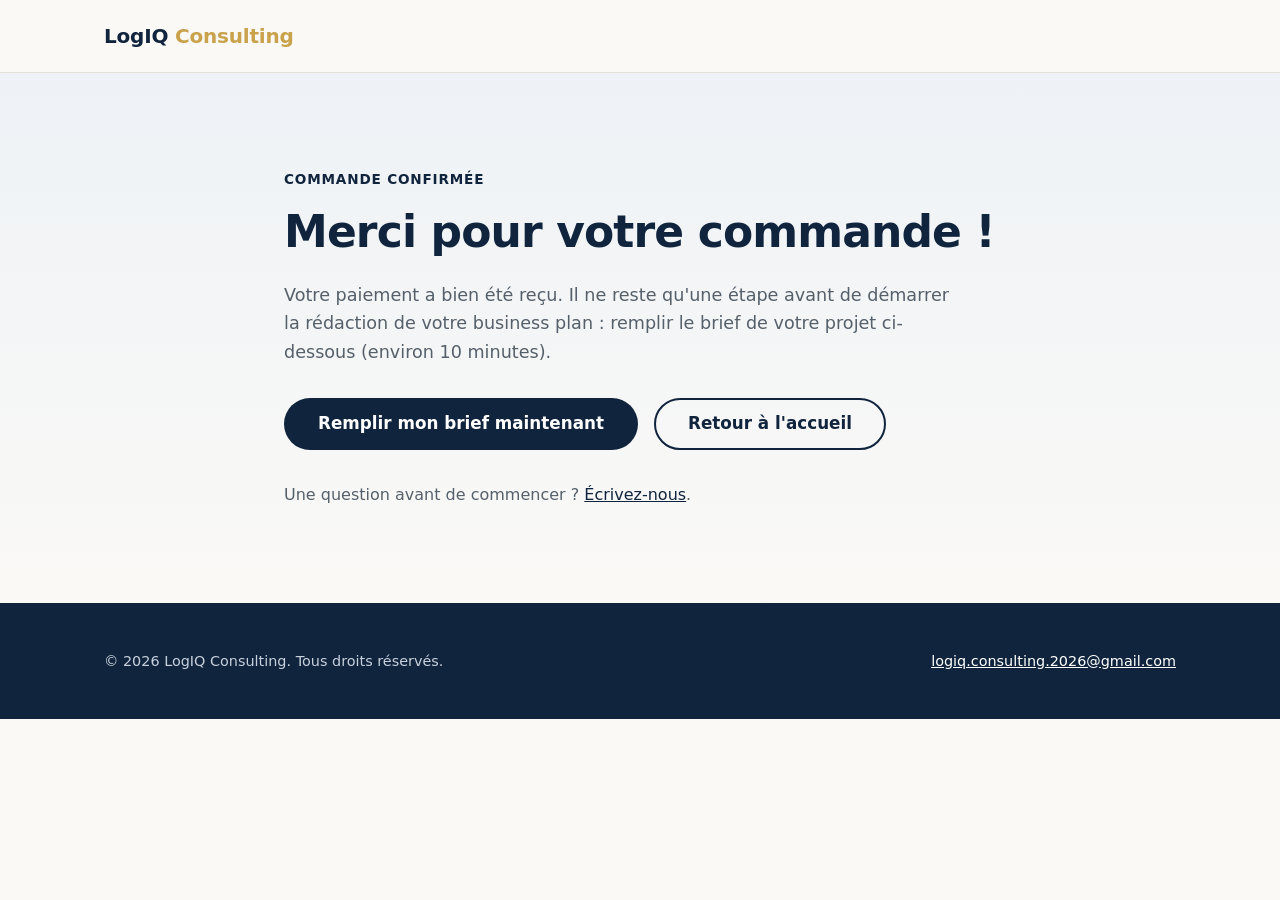
<file: merci.html>
<!doctype html>
<html lang="fr">
<head>
  <meta charset="UTF-8" />
  <meta name="viewport" content="width=device-width, initial-scale=1.0" />
  <title>Merci pour votre commande — LogIQ Consulting</title>
  <meta name="robots" content="noindex" />
  <link rel="icon" href="data:,">
  <link rel="stylesheet" href="styles.css" />
</head>
<body>
  <header class="site-header">
    <div class="container header-inner">
      <a href="index.html" class="logo">LogIQ <span>Consulting</span></a>
    </div>
  </header>

  <main id="main">
    <section class="hero">
      <div class="container hero-inner">
        <p class="eyebrow">Commande confirmée</p>
        <h1>Merci pour votre commande !</h1>
        <p class="hero-sub">
          Votre paiement a bien été reçu. Il ne reste qu'une étape avant de démarrer la rédaction de votre
          business plan : remplir le brief de votre projet ci-dessous (environ 10 minutes).
        </p>
        <div class="hero-actions">
          <a class="btn btn-primary btn-large" href="brief.html">
            Remplir mon brief maintenant
          </a>
          <a class="btn btn-ghost btn-large" href="index.html">Retour à l'accueil</a>
        </div>
        <p class="section-lead">
          Une question avant de commencer ?
          <a href="mailto:logiq.consulting.2026@gmail.com?subject=Suite%20de%20ma%20commande%20business%20plan">Écrivez-nous</a>.
        </p>
      </div>
    </section>
  </main>

  <footer class="site-footer">
    <div class="container footer-inner">
      <p>© <span id="year"></span> LogIQ Consulting. Tous droits réservés.</p>
      <p><a href="mailto:logiq.consulting.2026@gmail.com">logiq.consulting.2026@gmail.com</a></p>
    </div>
  </footer>

  <script>document.getElementById("year").textContent = new Date().getFullYear();</script>
</body>
</html>
</file>
<file: styles.css>
:root {
  --navy: #10243e;
  --navy-light: #1b3a5c;
  --gold: #c9a24b;
  --gold-soft: #f3e6c8;
  --bg: #faf9f6;
  --surface: #ffffff;
  --text: #1a1d23;
  --text-muted: #55606b;
  --border: #e3e1da;

  --font-base: system-ui, -apple-system, "Segoe UI", Roboto, Helvetica, Arial, sans-serif;
  --space-1: 4px;
  --space-2: 8px;
  --space-3: 16px;
  --space-4: 24px;
  --space-5: 32px;
  --space-6: 48px;
  --space-7: 64px;
  --space-8: 96px;
  --radius: 12px;
  --max-width: 1120px;
}

* {
  box-sizing: border-box;
}

html {
  scroll-behavior: smooth;
}

body {
  margin: 0;
  font-family: var(--font-base);
  color: var(--text);
  background: var(--bg);
  line-height: 1.6;
  -webkit-font-smoothing: antialiased;
}

img {
  max-width: 100%;
  display: block;
}

a {
  color: var(--navy);
}

.sr-only {
  position: absolute;
  width: 1px;
  height: 1px;
  padding: 0;
  margin: -1px;
  overflow: hidden;
  clip: rect(0, 0, 0, 0);
  white-space: nowrap;
  border: 0;
}

.skip-link {
  position: absolute;
  left: -9999px;
  top: 0;
  background: var(--navy);
  color: #fff;
  padding: var(--space-2) var(--space-3);
  z-index: 100;
  border-radius: 0 0 8px 0;
}

.skip-link:focus {
  left: 0;
}

.container {
  max-width: var(--max-width);
  margin: 0 auto;
  padding: 0 var(--space-4);
}

/* Header */
.site-header {
  position: sticky;
  top: 0;
  z-index: 50;
  background: rgba(250, 249, 246, 0.92);
  backdrop-filter: blur(8px);
  border-bottom: 1px solid var(--border);
}

.header-inner {
  display: flex;
  align-items: center;
  justify-content: space-between;
  height: 72px;
}

.logo {
  font-weight: 700;
  font-size: 1.25rem;
  color: var(--navy);
  text-decoration: none;
  letter-spacing: -0.01em;
}

.logo span {
  color: var(--gold);
}

.nav-toggle {
  display: none;
  background: none;
  border: 1px solid var(--border);
  border-radius: 8px;
  width: 44px;
  height: 44px;
  align-items: center;
  justify-content: center;
  cursor: pointer;
}

.nav-toggle-bar,
.nav-toggle-bar::before,
.nav-toggle-bar::after {
  content: "";
  display: block;
  width: 20px;
  height: 2px;
  background: var(--navy);
  position: relative;
}

.nav-toggle-bar::before {
  position: absolute;
  top: -6px;
}

.nav-toggle-bar::after {
  position: absolute;
  top: 6px;
}

.primary-nav {
  display: flex;
  align-items: center;
  gap: var(--space-5);
}

.primary-nav a:not(.btn) {
  color: var(--text);
  text-decoration: none;
  font-weight: 500;
  font-size: 0.95rem;
}

.primary-nav a:not(.btn):hover,
.primary-nav a:not(.btn):focus-visible {
  color: var(--navy);
  text-decoration: underline;
}

/* Buttons */
.btn {
  display: inline-flex;
  align-items: center;
  justify-content: center;
  text-decoration: none;
  font-weight: 600;
  border-radius: 999px;
  border: 2px solid transparent;
  cursor: pointer;
  transition: transform 0.15s ease, background 0.15s ease, border-color 0.15s ease;
  min-height: 44px;
  padding: 0 var(--space-4);
}

.btn:focus-visible {
  outline: 3px solid var(--gold);
  outline-offset: 2px;
}

.btn-primary {
  background: var(--navy);
  color: #fff;
}

.btn-primary:hover {
  background: var(--navy-light);
}

.btn-ghost {
  background: transparent;
  border-color: var(--navy);
  color: var(--navy);
}

.btn-ghost:hover {
  background: var(--navy);
  color: #fff;
}

.btn-large {
  padding: 0 var(--space-5);
  min-height: 52px;
  font-size: 1.05rem;
}

.btn-small {
  min-height: 36px;
  padding: 0 var(--space-3);
  font-size: 0.9rem;
}

.btn-full {
  width: 100%;
}

/* Hero */
.hero {
  padding: var(--space-8) 0 var(--space-7);
  background: linear-gradient(180deg, #eef2f6 0%, var(--bg) 100%);
}

.hero-inner {
  max-width: 760px;
}

.eyebrow {
  color: var(--navy);
  font-weight: 700;
  letter-spacing: 0.06em;
  text-transform: uppercase;
  font-size: 0.85rem;
  margin: 0 0 var(--space-3);
}

.hero h1 {
  font-size: clamp(2rem, 4vw, 2.75rem);
  line-height: 1.15;
  margin: 0 0 var(--space-4);
  color: var(--navy);
  letter-spacing: -0.02em;
}

.hero-sub {
  font-size: 1.1rem;
  color: var(--text-muted);
  margin: 0 0 var(--space-5);
  max-width: 60ch;
}

.hero-actions {
  display: flex;
  flex-wrap: wrap;
  gap: var(--space-3);
  margin-bottom: var(--space-5);
}

.hero-trust {
  list-style: none;
  display: flex;
  flex-wrap: wrap;
  gap: var(--space-4);
  margin: 0;
  padding: 0;
  color: var(--text-muted);
  font-size: 0.9rem;
}

.hero-trust li {
  display: flex;
  align-items: center;
  gap: var(--space-2);
}

.hero-trust li::before {
  content: "";
  width: 6px;
  height: 6px;
  border-radius: 50%;
  background: var(--gold);
  display: inline-block;
}

/* Sections */
.section {
  padding: var(--space-7) 0;
}

.section-alt {
  background: var(--surface);
  border-top: 1px solid var(--border);
  border-bottom: 1px solid var(--border);
}

.section-title {
  font-size: clamp(1.5rem, 3vw, 2rem);
  color: var(--navy);
  margin: 0 0 var(--space-3);
  letter-spacing: -0.01em;
}

.section-lead {
  color: var(--text-muted);
  margin: 0 0 var(--space-5);
  max-width: 60ch;
}

/* Grids */
.grid {
  display: grid;
  gap: var(--space-4);
}

.grid-2 {
  grid-template-columns: repeat(2, 1fr);
}

.grid-3 {
  grid-template-columns: repeat(3, 1fr);
}

.grid-4 {
  grid-template-columns: repeat(4, 1fr);
}

/* Cards */
.card {
  background: var(--surface);
  border: 1px solid var(--border);
  border-radius: var(--radius);
  padding: var(--space-5);
}

.card-icon {
  font-size: 1.75rem;
  margin-bottom: var(--space-3);
}

.card h3 {
  margin: 0 0 var(--space-2);
  color: var(--navy);
  font-size: 1.1rem;
}

.card p {
  margin: 0;
  color: var(--text-muted);
}

/* Checklist */
.checklist {
  list-style: none;
  margin: 0;
  padding: 0;
}

.checklist li {
  display: flex;
  align-items: flex-start;
  gap: var(--space-2);
  background: var(--surface);
  border: 1px solid var(--border);
  border-radius: 10px;
  padding: var(--space-3) var(--space-4);
}

.check {
  color: var(--navy);
  background: var(--gold-soft);
  border-radius: 50%;
  width: 22px;
  height: 22px;
  flex: none;
  display: inline-flex;
  align-items: center;
  justify-content: center;
  font-size: 0.8rem;
  font-weight: 700;
}

/* Steps */
.steps {
  list-style: none;
  margin: 0;
  padding: 0;
}

.step {
  background: var(--surface);
  border: 1px solid var(--border);
  border-radius: var(--radius);
  padding: var(--space-4);
}

.step-number {
  display: inline-flex;
  align-items: center;
  justify-content: center;
  width: 32px;
  height: 32px;
  border-radius: 50%;
  background: var(--navy);
  color: #fff;
  font-weight: 700;
  margin-bottom: var(--space-3);
}

.step h3 {
  margin: 0 0 var(--space-2);
  color: var(--navy);
  font-size: 1.05rem;
}

.step p {
  margin: 0;
  color: var(--text-muted);
}

/* About */
.about-inner p {
  max-width: 70ch;
  color: var(--text-muted);
  font-size: 1.05rem;
}

/* Pricing */
.pricing-card {
  max-width: 480px;
  background: var(--navy);
  color: #fff;
  border-radius: 20px;
  padding: var(--space-6);
}

.pricing-badge {
  display: inline-block;
  background: var(--gold);
  color: var(--navy);
  font-weight: 700;
  font-size: 0.78rem;
  text-transform: uppercase;
  letter-spacing: 0.04em;
  padding: var(--space-1) var(--space-3);
  border-radius: 999px;
  margin: 0 0 var(--space-4);
}

.pricing-label {
  color: var(--gold);
  font-weight: 700;
  text-transform: uppercase;
  letter-spacing: 0.04em;
  font-size: 0.85rem;
  margin: 0 0 var(--space-3);
}

.price {
  display: flex;
  align-items: baseline;
  gap: var(--space-2);
  margin: 0 0 var(--space-2);
}

.price-amount {
  font-size: 3rem;
  font-weight: 800;
  letter-spacing: -0.02em;
}

.price-unit {
  color: #c7d1dc;
}

.price-was {
  margin: 0 0 var(--space-2);
  font-size: 0.9rem;
  color: #c7d1dc;
}

.price-was-amount {
  text-decoration: line-through;
  color: #97a5b5;
}

.pricing-vat {
  margin: 0 0 var(--space-5);
  font-size: 0.85rem;
  color: #c7d1dc;
}

.pricing-features {
  list-style: none;
  margin: 0 0 var(--space-5);
  padding: 0;
  display: flex;
  flex-direction: column;
  gap: var(--space-2);
}

.pricing-features li {
  display: flex;
  align-items: flex-start;
  gap: var(--space-2);
}

.pricing-features .check {
  background: var(--gold);
  color: var(--navy);
}

.pricing-card .btn-primary {
  background: var(--gold);
  color: var(--navy);
}

.pricing-card .btn-primary:hover {
  background: #d9b568;
}

.pricing-note {
  margin: var(--space-3) 0 0;
  font-size: 0.85rem;
  color: #c7d1dc;
  text-align: center;
}

.pricing-note a {
  color: var(--gold);
}

/* FAQ */
.faq-list {
  display: flex;
  flex-direction: column;
  gap: var(--space-2);
  max-width: 760px;
}

.faq-item {
  background: var(--bg);
  border: 1px solid var(--border);
  border-radius: 10px;
  padding: var(--space-3) var(--space-4);
}

.faq-item summary {
  cursor: pointer;
  font-weight: 600;
  color: var(--navy);
  list-style: none;
}

.faq-item summary::-webkit-details-marker {
  display: none;
}

.faq-item summary::after {
  content: "+";
  float: right;
  font-weight: 700;
}

.faq-item[open] summary::after {
  content: "–";
}

.faq-item p {
  margin: var(--space-3) 0 0;
  color: var(--text-muted);
}

/* Contact */
.contact-inner {
  text-align: center;
  max-width: 560px;
}

/* Footer */
.site-footer {
  background: var(--navy);
  color: #c7d1dc;
  padding: var(--space-5) 0;
}

.footer-inner {
  display: flex;
  justify-content: space-between;
  flex-wrap: wrap;
  gap: var(--space-2);
  font-size: 0.9rem;
}

.footer-inner a {
  color: #fff;
}

/* Responsive */
@media (max-width: 900px) {
  .grid-3,
  .grid-4 {
    grid-template-columns: repeat(2, 1fr);
  }
}

@media (max-width: 640px) {
  .grid-2,
  .grid-3,
  .grid-4 {
    grid-template-columns: 1fr;
  }

  .nav-toggle {
    display: inline-flex;
  }

  .primary-nav {
    position: absolute;
    top: 72px;
    left: 0;
    right: 0;
    background: var(--surface);
    border-bottom: 1px solid var(--border);
    flex-direction: column;
    align-items: stretch;
    padding: var(--space-3) var(--space-4);
    gap: var(--space-3);
    display: none;
  }

  .primary-nav.is-open {
    display: flex;
  }

  .primary-nav .btn {
    width: 100%;
  }

  .pricing-card {
    padding: var(--space-4);
  }
}

@media (prefers-reduced-motion: reduce) {
  html {
    scroll-behavior: auto;
  }

  .btn {
    transition: none;
  }
}

/* Legal document (CGV) */
.legal-hero {
  padding: var(--space-6) 0 var(--space-5);
}

.legal-title {
  font-size: clamp(1.75rem, 3.5vw, 2.5rem);
  color: var(--navy);
  margin: 0 0 var(--space-3);
  letter-spacing: -0.01em;
}

.legal-container {
  display: grid;
  grid-template-columns: 240px 1fr;
  gap: var(--space-6);
  align-items: start;
}

.legal-toc {
  position: sticky;
  top: 96px;
  background: var(--bg);
  border: 1px solid var(--border);
  border-radius: var(--radius);
  padding: var(--space-4);
}

.legal-toc-title {
  margin: 0 0 var(--space-2);
  font-weight: 700;
  text-transform: uppercase;
  letter-spacing: 0.04em;
  font-size: 0.78rem;
  color: var(--navy);
}

.legal-toc ol {
  margin: 0;
  padding-left: 1.1rem;
  display: flex;
  flex-direction: column;
  gap: var(--space-2);
}

.legal-toc a {
  color: var(--text-muted);
  text-decoration: none;
  font-size: 0.9rem;
}

.legal-toc a:hover,
.legal-toc a:focus-visible {
  color: var(--navy);
  text-decoration: underline;
}

.legal-body {
  max-width: 72ch;
  display: flex;
  flex-direction: column;
  gap: var(--space-6);
}

.legal-article h2 {
  color: var(--navy);
  font-size: 1.2rem;
  margin: 0 0 var(--space-3);
  scroll-margin-top: 96px;
}

.legal-article p {
  color: var(--text-muted);
  margin: 0 0 var(--space-3);
}

.legal-article p:last-child {
  margin-bottom: 0;
}

.legal-list {
  color: var(--text-muted);
  margin: 0 0 var(--space-3);
  padding-left: 1.2rem;
  display: flex;
  flex-direction: column;
  gap: var(--space-2);
}

.legal-note {
  font-size: 0.9rem;
  background: var(--gold-soft);
  border-radius: 8px;
  padding: var(--space-3);
  color: var(--text);
}

@media (max-width: 900px) {
  .legal-container {
    grid-template-columns: 1fr;
  }

  .legal-toc {
    position: static;
  }
}

/* Brief form */
.form-shell {
  max-width: 760px;
  margin: 0 auto;
}

.form-card {
  background: var(--surface);
  border: 1px solid var(--border);
  border-radius: var(--radius);
  padding: var(--space-6);
  display: flex;
  flex-direction: column;
  gap: var(--space-6);
}

.form-fieldset {
  border: 0;
  margin: 0;
  padding: 0;
  display: flex;
  flex-direction: column;
  gap: var(--space-4);
}

.form-legend {
  padding: 0 0 var(--space-2);
  font-weight: 700;
  color: var(--navy);
  font-size: 1.05rem;
  border-bottom: 1px solid var(--border);
  width: 100%;
  margin-bottom: var(--space-2);
}

.form-row {
  display: grid;
  grid-template-columns: 1fr 1fr;
  gap: var(--space-4);
}

.form-group {
  display: flex;
  flex-direction: column;
  gap: var(--space-2);
}

.form-group.full {
  grid-column: 1 / -1;
}

.form-label {
  font-weight: 600;
  font-size: 0.92rem;
  color: var(--text);
}

.form-label .optional {
  font-weight: 400;
  color: var(--text-muted);
  font-size: 0.85rem;
}

.form-hint {
  font-size: 0.85rem;
  color: var(--text-muted);
  margin: 0;
}

.form-input,
.form-select,
.form-textarea {
  font: inherit;
  color: var(--text);
  background: var(--bg);
  border: 1px solid var(--border);
  border-radius: 8px;
  padding: var(--space-3);
  min-height: 44px;
}

.form-textarea {
  resize: vertical;
  min-height: 96px;
}

.form-input:focus-visible,
.form-select:focus-visible,
.form-textarea:focus-visible {
  outline: 3px solid var(--gold);
  outline-offset: 1px;
  border-color: var(--gold);
}

.form-checkbox-row {
  display: flex;
  align-items: flex-start;
  gap: var(--space-3);
  background: var(--gold-soft);
  border-radius: 10px;
  padding: var(--space-4);
}

.form-checkbox-row input[type="checkbox"] {
  width: 20px;
  height: 20px;
  flex: none;
  margin-top: 2px;
  accent-color: var(--navy);
}

.form-checkbox-row label {
  font-size: 0.9rem;
  color: var(--text);
}

.form-status {
  display: none;
  border-radius: 10px;
  padding: var(--space-4);
  font-weight: 600;
  text-align: center;
}

.form-status.is-visible {
  display: block;
}

.form-status.success {
  background: #e4f3e8;
  color: #1f6b3a;
}

.form-status.error {
  background: #fbe6e6;
  color: #a12626;
}

@media (max-width: 640px) {
  .form-row {
    grid-template-columns: 1fr;
  }

  .form-card {
    padding: var(--space-4);
  }
}
</file>
